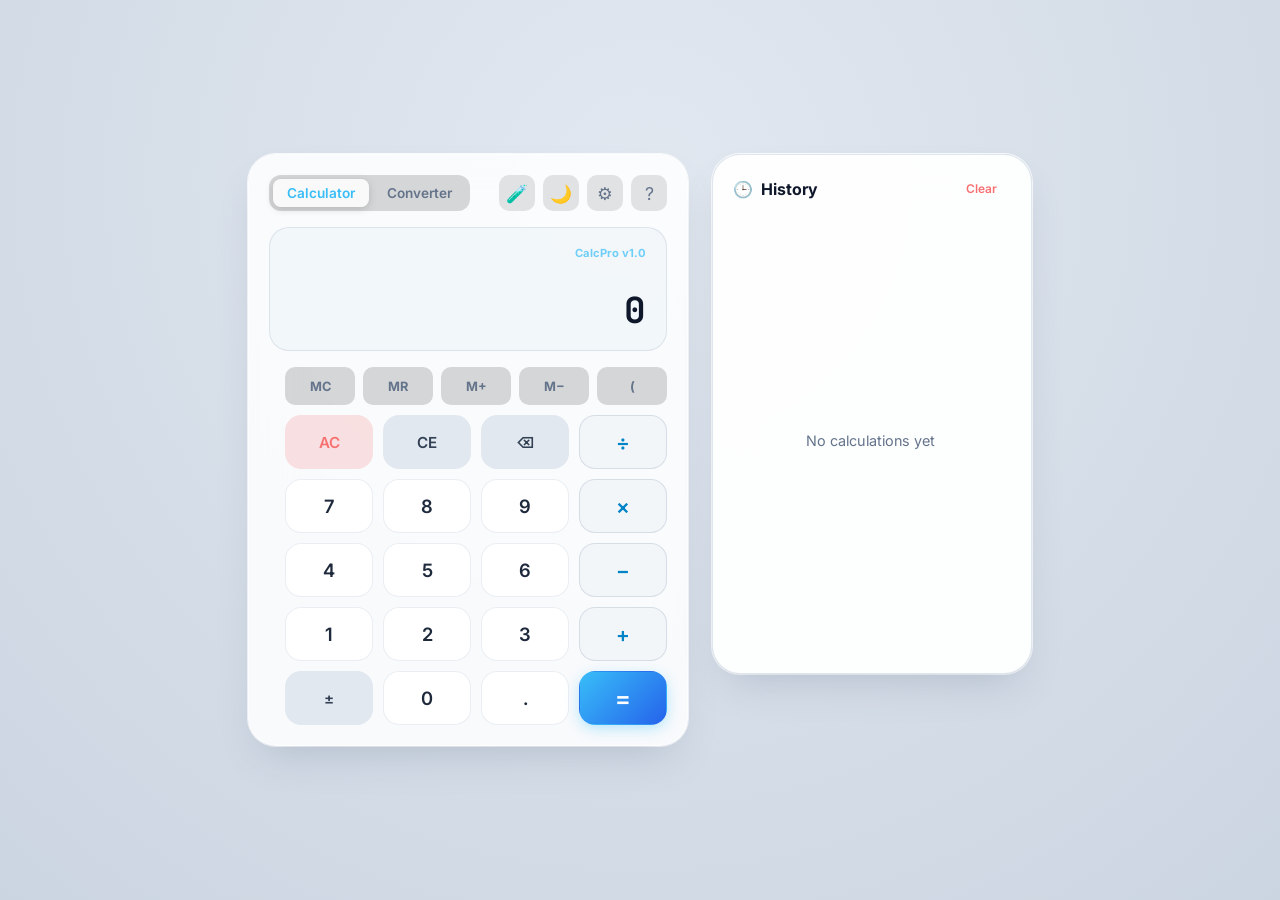
<file: task 2 -calc/index.html>
<!DOCTYPE html>
<html lang="en" data-theme="dark" data-accent="ocean">
<head>
  <meta charset="UTF-8">
  <meta name="viewport" content="width=device-width, initial-scale=1.0">
  <meta name="description" content="CalcPro — Production-grade Smart Calculator with Scientific Mode, Unit Converter, Calculation History, and Keyboard Support.">
  <meta name="theme-color" content="#0f172a">
  <title>CalcPro — Smart Calculator</title>
  
  <!-- Web App PWA Manifest -->
  <link rel="manifest" href="manifest.json">
  <link rel="icon" type="image/svg+xml" href="data:image/svg+xml,<svg xmlns='http://www.w3.org/2000/svg' viewBox='0 0 100 100'><rect width='100' height='100' rx='20' fill='%2338bdf8'/><text x='50' y='65' font-size='50' font-family='sans-serif' font-weight='bold' text-anchor='middle' fill='white'>%2B</text></svg>">

  <!-- Google Fonts -->
  <link rel="preconnect" href="https://fonts.googleapis.com">
  <link rel="preconnect" href="https://fonts.gstatic.com" crossorigin>
  <link href="https://fonts.googleapis.com/css2?family=Inter:wght@400;500;600;700&family=JetBrains+Mono:wght@500;700&display=swap" rel="stylesheet">

  <!-- Style -->
  <link rel="stylesheet" href="css/style.css">
</head>
<body>

  <div class="app-container">
    
    <!-- MAIN CALCULATOR CARD -->
    <main class="calc-card" id="calcCard" aria-label="Smart Calculator Application">
      
      <!-- HEADER CONTROLS -->
      <header class="header-bar">
        <nav class="nav-tabs" aria-label="Mode Navigation">
          <button class="tab-btn active" id="tabCalc" aria-selected="true">Calculator</button>
          <button class="tab-btn" id="tabConverter" aria-selected="false">Converter</button>
        </nav>

        <div class="header-actions">
          <button class="icon-btn" data-action="sci-toggle" title="Toggle Scientific Keypad" aria-label="Toggle Scientific Keypad">🧪</button>
          <button class="icon-btn" id="themeToggleBtn" title="Toggle Light/Dark Theme" aria-label="Toggle Light/Dark Theme">☀️</button>
          <button class="icon-btn" id="btnOpenSettings" title="Settings" aria-label="Open Settings">⚙</button>
          <button class="icon-btn" id="btnOpenHelp" title="Keyboard Shortcuts (?)" aria-label="Keyboard Shortcuts">?</button>
        </div>
      </header>

      <!-- DISPLAY SECTION -->
      <section class="display-container" id="displayContainer" title="Click to copy result" aria-live="polite">
        <div class="display-header-info">
          <div class="indicators">
            <span class="indicator-badge" id="memoryBadge" style="display: none;">M</span>
            <span class="indicator-badge bracket-badge" id="bracketBadge" style="display: none;">0 open</span>
          </div>
          <span style="font-size: 0.7rem; opacity: 0.7;">CalcPro v1.0</span>
        </div>
        <div class="expression-line" id="expressionLine"></div>
        <div class="main-result-line" id="mainResultLine">0</div>
      </section>

      <!-- CALCULATOR VIEW -->
      <div id="viewCalculator" class="calculator-body">

        <!-- SCIENTIFIC EXPANDABLE PANEL -->
        <div class="scientific-panel" id="scientificPanel" aria-label="Scientific Keypad">
          <button class="calc-btn btn-func" data-action="deg-rad" id="degRadToggle" title="Toggle Degree / Radian">DEG</button>
          <button class="calc-btn btn-func" data-val="sin(">sin</button>
          <button class="calc-btn btn-func" data-val="cos(">cos</button>
          <button class="calc-btn btn-func" data-val="tan(">tan</button>
          <button class="calc-btn btn-func" data-val="log(">log</button>
          <button class="calc-btn btn-func" data-val="ln(">ln</button>
          <button class="calc-btn btn-func" data-val="√(">√</button>
          <button class="calc-btn btn-func" data-action="sqr">x²</button>
          <button class="calc-btn btn-func" data-val="^">xʸ</button>
          <button class="calc-btn btn-func" data-val="π">π</button>
          <button class="calc-btn btn-func" data-val="e">e</button>
          <button class="calc-btn btn-func" data-val="!">n!</button>
          <button class="calc-btn btn-func" data-action="recip">1/x</button>
          <button class="calc-btn btn-func" data-val="(">(</button>
          <button class="calc-btn btn-func" data-val=")">)</button>
        </div>

        <!-- STANDARD KEYPAD -->
        <div class="standard-keypad">
          <!-- MEMORY ROW -->
          <div class="memory-row">
            <button class="calc-btn btn-mem" data-action="mc">MC</button>
            <button class="calc-btn btn-mem" data-action="mr">MR</button>
            <button class="calc-btn btn-mem" data-action="m-plus">M+</button>
            <button class="calc-btn btn-mem" data-action="m-minus">M−</button>
            <button class="calc-btn btn-mem" data-val="(">(</button>
          </div>

          <!-- MAIN GRID -->
          <div class="main-keypad">
            <button class="calc-btn btn-func btn-clear" data-action="clear-all">AC</button>
            <button class="calc-btn btn-func" data-action="clear-entry">CE</button>
            <button class="calc-btn btn-func" data-action="backspace">⌫</button>
            <button class="calc-btn btn-op" data-val="÷">÷</button>

            <button class="calc-btn btn-num" data-val="7">7</button>
            <button class="calc-btn btn-num" data-val="8">8</button>
            <button class="calc-btn btn-num" data-val="9">9</button>
            <button class="calc-btn btn-op" data-val="×">×</button>

            <button class="calc-btn btn-num" data-val="4">4</button>
            <button class="calc-btn btn-num" data-val="5">5</button>
            <button class="calc-btn btn-num" data-val="6">6</button>
            <button class="calc-btn btn-op" data-val="-">−</button>

            <button class="calc-btn btn-num" data-val="1">1</button>
            <button class="calc-btn btn-num" data-val="2">2</button>
            <button class="calc-btn btn-num" data-val="3">3</button>
            <button class="calc-btn btn-op" data-val="+">+</button>

            <button class="calc-btn btn-func" data-action="toggle-sign">±</button>
            <button class="calc-btn btn-num" data-val="0">0</button>
            <button class="calc-btn btn-num" data-val=".">.</button>
            <button class="calc-btn btn-equals" data-action="equals">=</button>
          </div>
        </div>

      </div>

      <!-- CONVERTER TAB VIEW -->
      <div id="viewConverter" class="converter-container">
        <div class="converter-group">
          <label class="converter-label" for="converterCategory">Category</label>
          <select id="converterCategory" class="converter-select"></select>
        </div>

        <div class="converter-group">
          <label class="converter-label" for="converterInputFrom">From</label>
          <input type="number" id="converterInputFrom" class="converter-input" value="1" placeholder="Enter value">
          <select id="converterFromUnit" class="converter-select" style="margin-top: 6px;"></select>
        </div>

        <button id="converterSwap" class="converter-swap-btn" title="Swap Units">⇅</button>

        <div class="converter-group">
          <label class="converter-label" for="converterInputTo">To (Result)</label>
          <input type="text" id="converterInputTo" class="converter-input" readonly placeholder="Result">
          <select id="converterToUnit" class="converter-select" style="margin-top: 6px;"></select>
        </div>
      </div>

    </main>

    <!-- CALCULATION HISTORY PANEL -->
    <aside class="history-panel" aria-label="Calculation History">
      <div class="history-header">
        <h2 class="history-title">
          <span>🕒</span> History
        </h2>
        <button class="tab-btn" id="btnClearHistory" style="font-size: 0.75rem; color: var(--btn-danger-text);">Clear</button>
      </div>
      <div class="history-list" id="historyList">
        <div class="history-empty">No calculations yet</div>
      </div>
    </aside>

  </div>

  <!-- SETTINGS MODAL -->
  <div class="modal-overlay" id="modalSettings">
    <div class="modal-card">
      <div class="modal-header">
        <h3 class="modal-title">Settings</h3>
        <button class="icon-btn modal-close">✕</button>
      </div>

      <div class="setting-row">
        <span class="setting-label">Accent Theme</span>
        <div class="accent-picker">
          <div class="accent-dot selected" data-accent="ocean" style="background: #38bdf8;" title="Ocean"></div>
          <div class="accent-dot" data-accent="sunset" style="background: #fb7185;" title="Sunset"></div>
          <div class="accent-dot" data-accent="forest" style="background: #34d399;" title="Forest"></div>
          <div class="accent-dot" data-accent="neon" style="background: #c084fc;" title="Neon"></div>
        </div>
      </div>

      <div class="setting-row">
        <span class="setting-label">Click Sound Effects</span>
        <input type="checkbox" id="toggleSound" checked>
      </div>

      <div class="setting-row">
        <span class="setting-label">Haptic Vibration (Mobile)</span>
        <input type="checkbox" id="toggleHaptic" checked>
      </div>
    </div>
  </div>

  <!-- HELP & SHORTCUTS MODAL -->
  <div class="modal-overlay" id="modalHelp">
    <div class="modal-card">
      <div class="modal-header">
        <h3 class="modal-title">Keyboard Shortcuts</h3>
        <button class="icon-btn modal-close">✕</button>
      </div>
      <div style="display: grid; grid-template-columns: 1fr 1fr; gap: 10px; font-size: 0.85rem;">
        <div><code>0 - 9</code> Number Keys</div>
        <div><code>+ - * /</code> Arithmetic</div>
        <div><code>Enter / =</code> Calculate</div>
        <div><code>Backspace</code> Delete Last</div>
        <div><code>Escape</code> Clear All (AC)</div>
        <div><code>( )</code> Parentheses</div>
        <div><code>^</code> Exponent (Power)</div>
        <div><code>!</code> Factorial</div>
        <div><code>Ctrl + Z</code> Undo</div>
        <div><code>Ctrl + Y</code> Redo</div>
        <div><code>?</code> Show Help</div>
      </div>
    </div>
  </div>

  <!-- TOAST NOTIFICATION -->
  <div class="toast-notification" id="toast">
    <span>📋</span> <span class="toast-msg">Copied to clipboard</span>
  </div>

  <!-- APPLICATION SCRIPTS -->
  <script src="js/calculator.js"></script>
  <script src="js/storage.js"></script>
  <script src="js/converter.js"></script>
  <script src="js/tests.js"></script>
  <script src="js/ui.js"></script>

  <!-- PWA SERVICE WORKER REGISTRATION & UNIT TEST INITIALIZER -->
  <script>
    // Run automated unit test suite
    if (typeof CalcProTests !== 'undefined') {
      CalcProTests.runTests();
    }

    // Register Service Worker for Offline PWA support
    if ('serviceWorker' in navigator) {
      window.addEventListener('load', () => {
        navigator.serviceWorker.register('./sw.js')
          .then(reg => console.log('PWA Service Worker registered:', reg.scope))
          .catch(err => console.warn('PWA Service Worker registration failed:', err));
      });
    }
  </script>
</body>
</html>
</file>
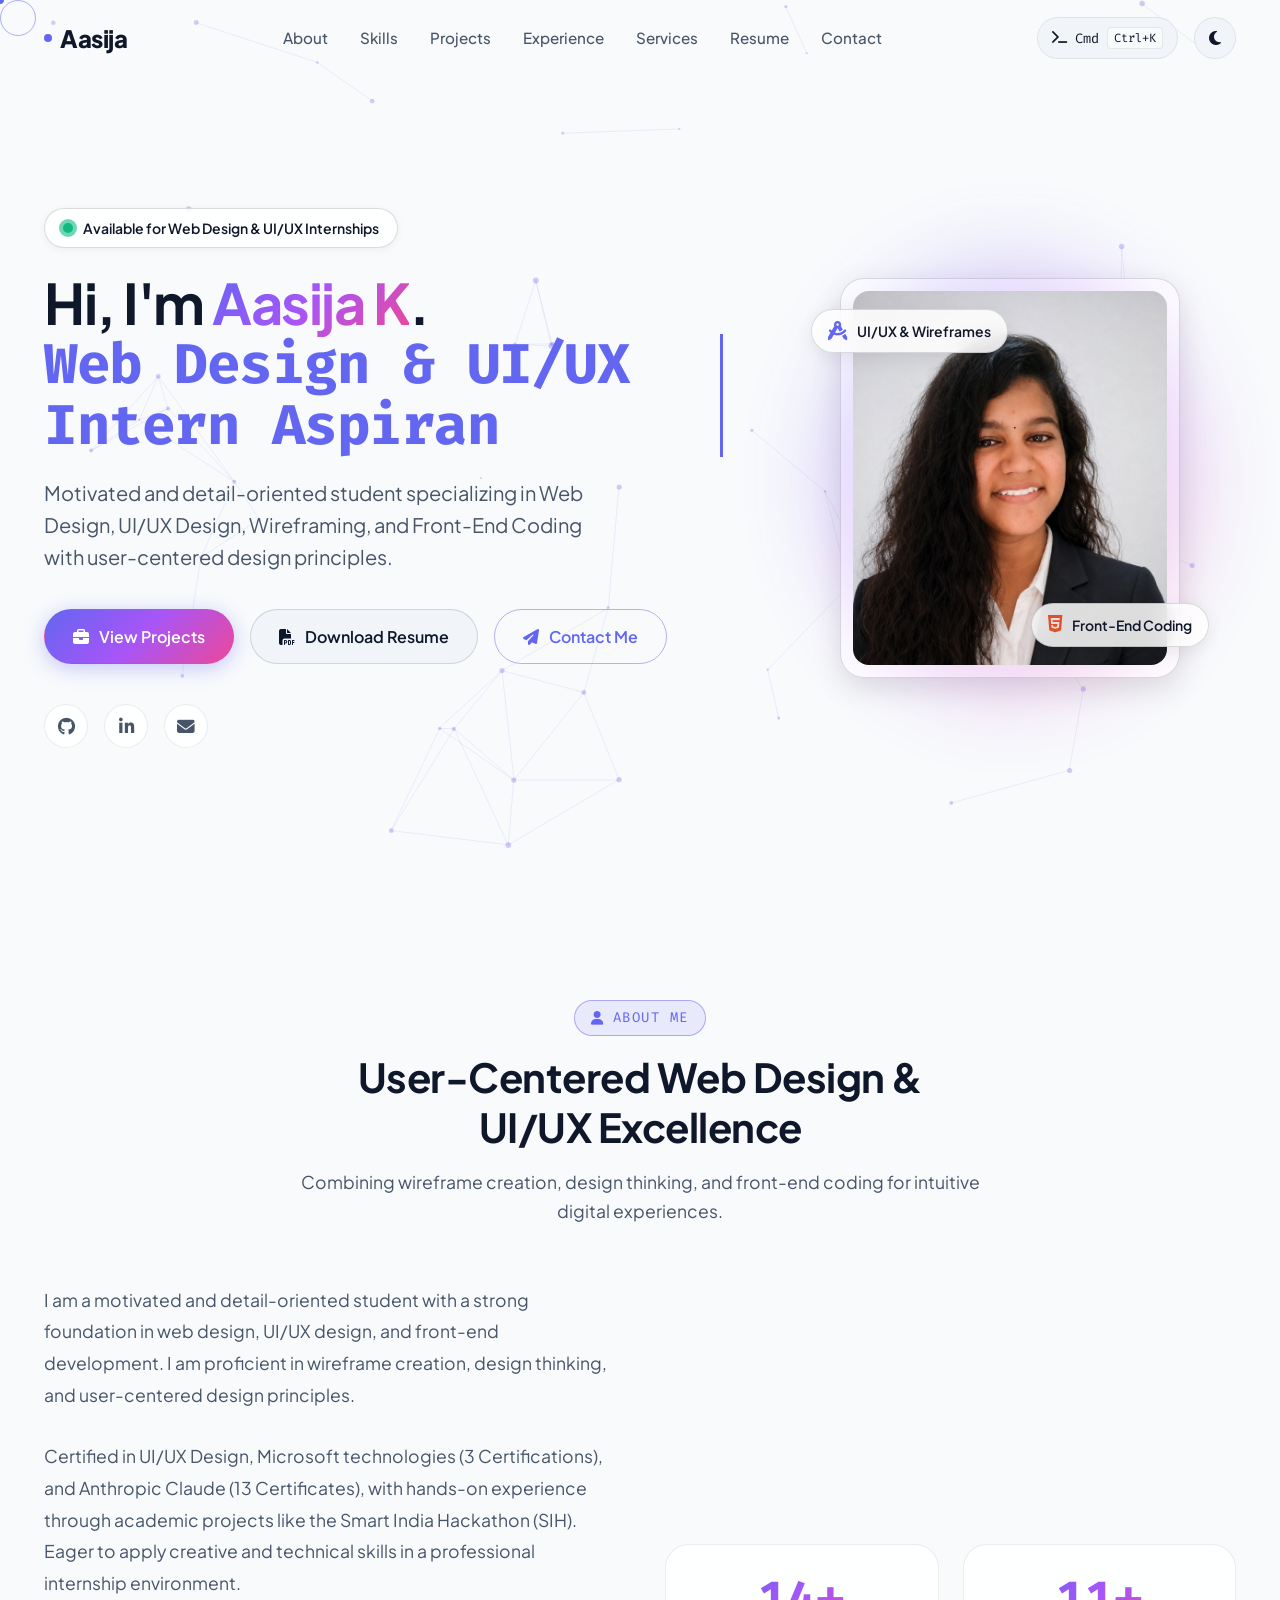
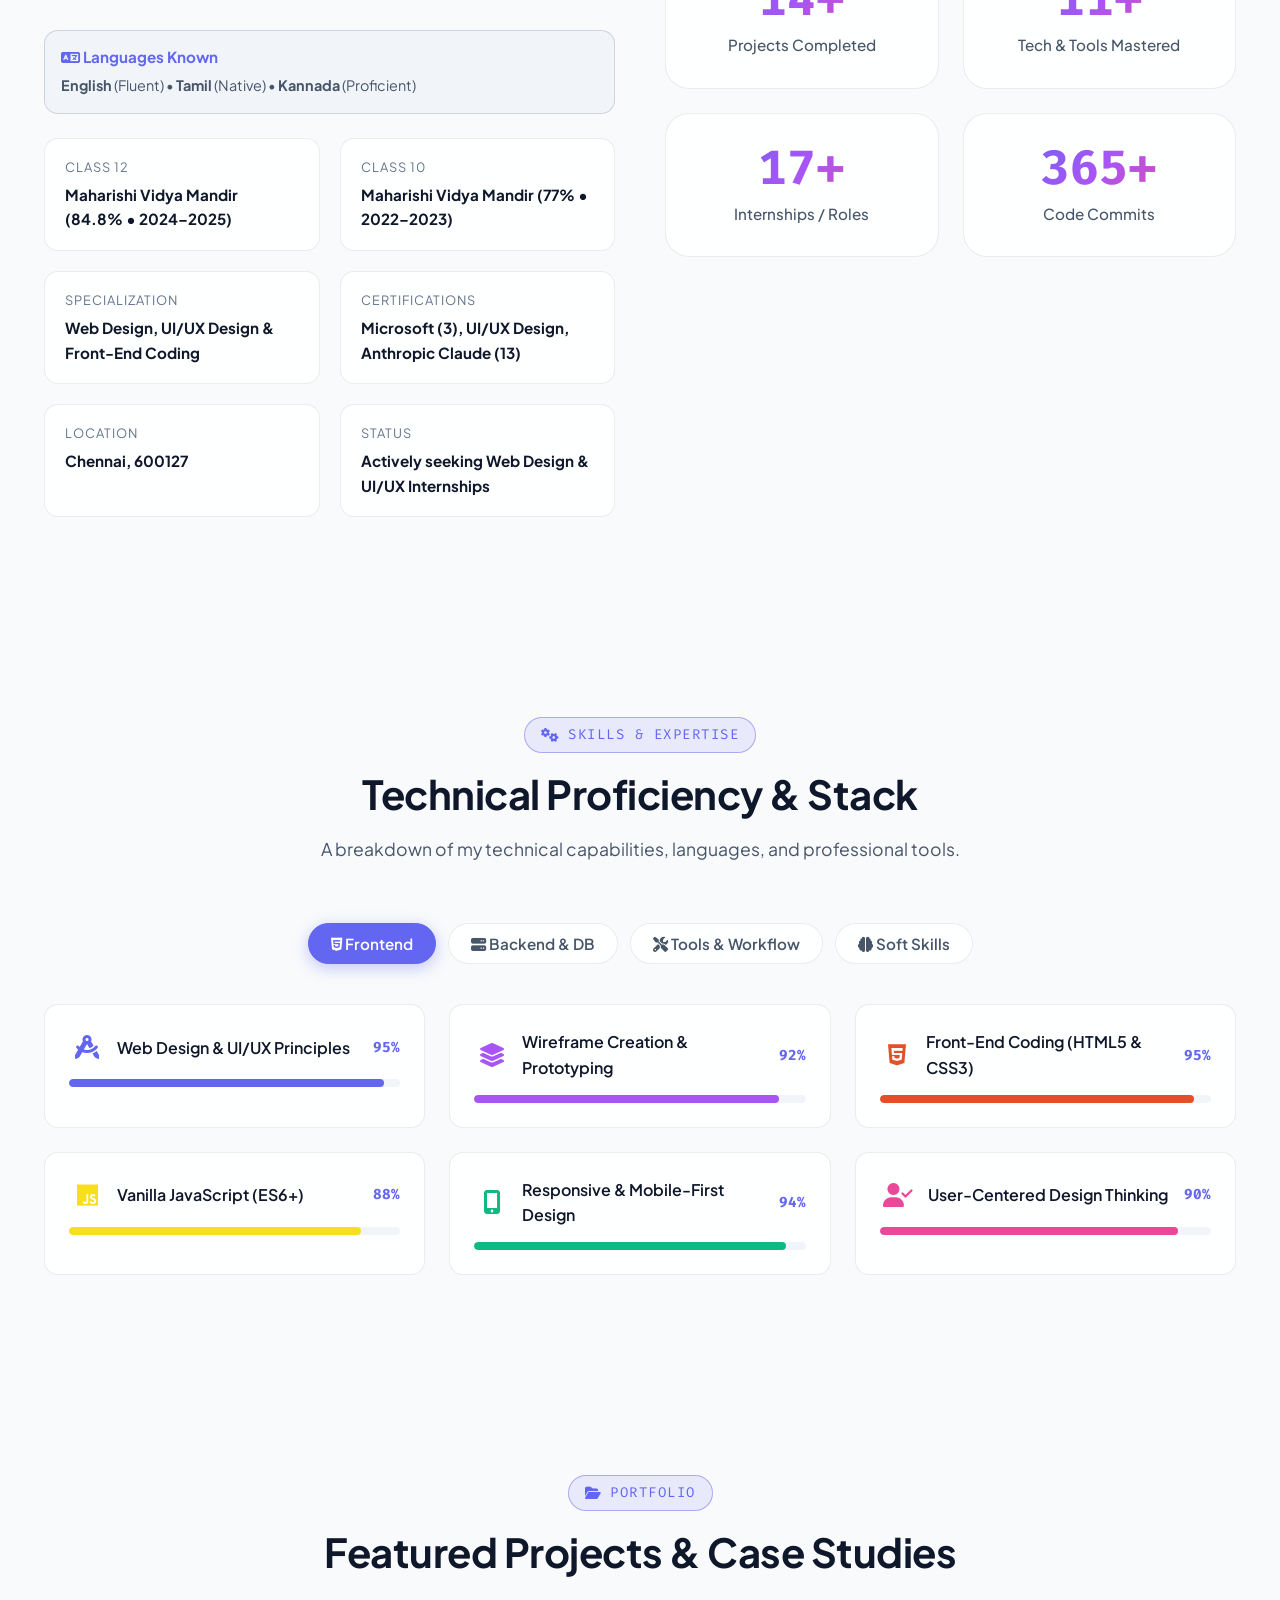
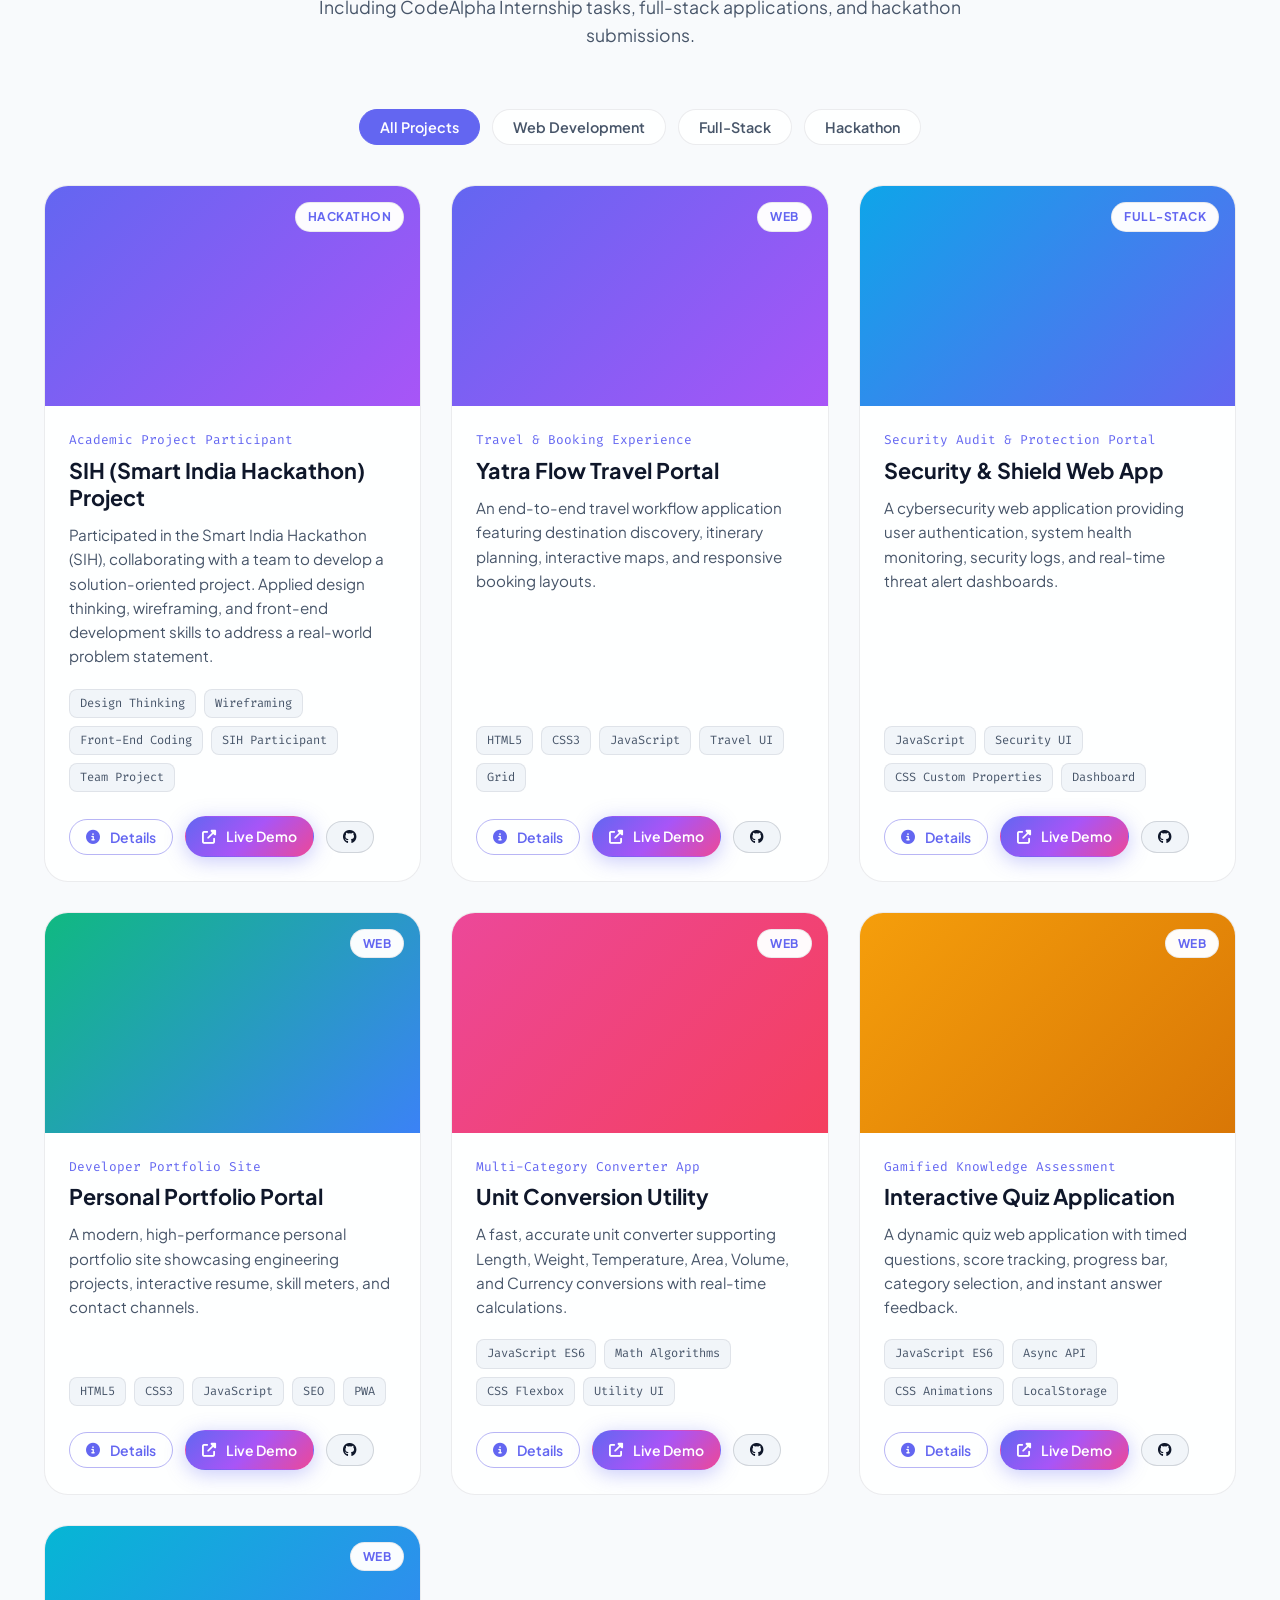
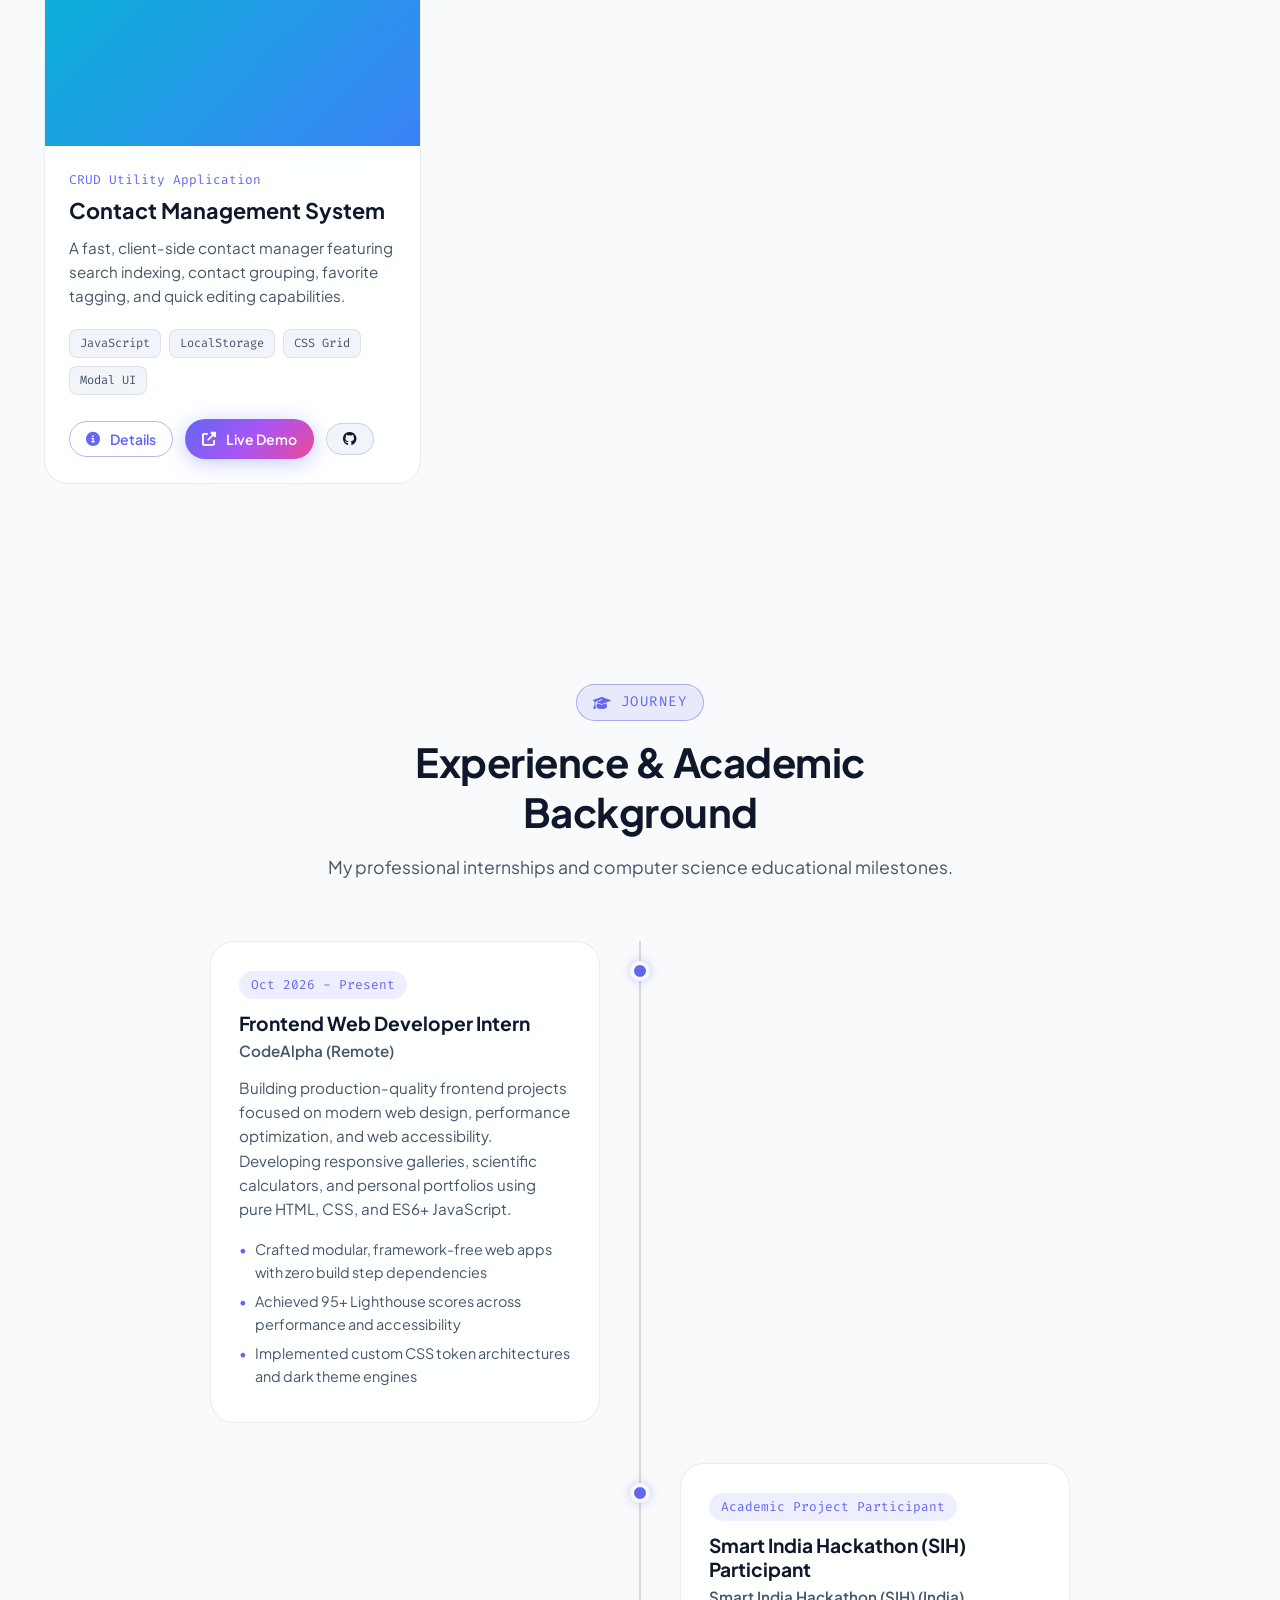
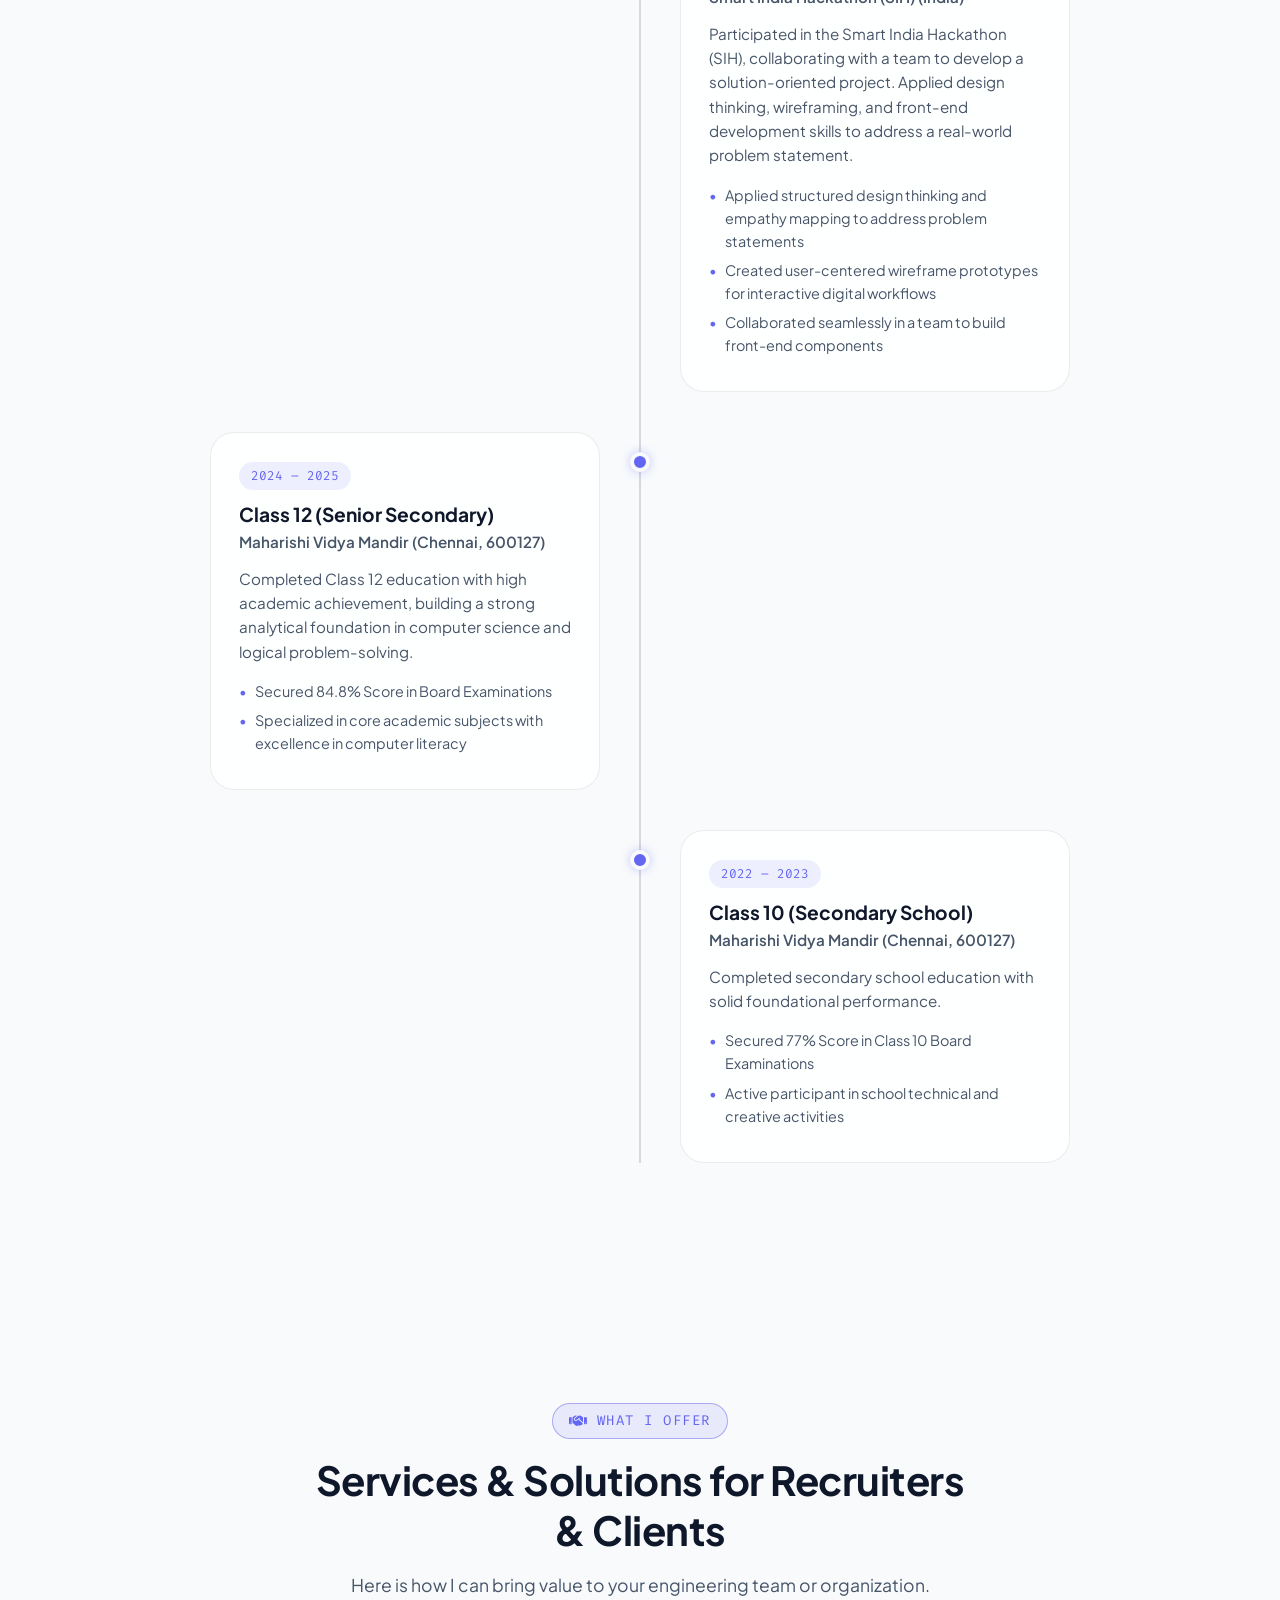
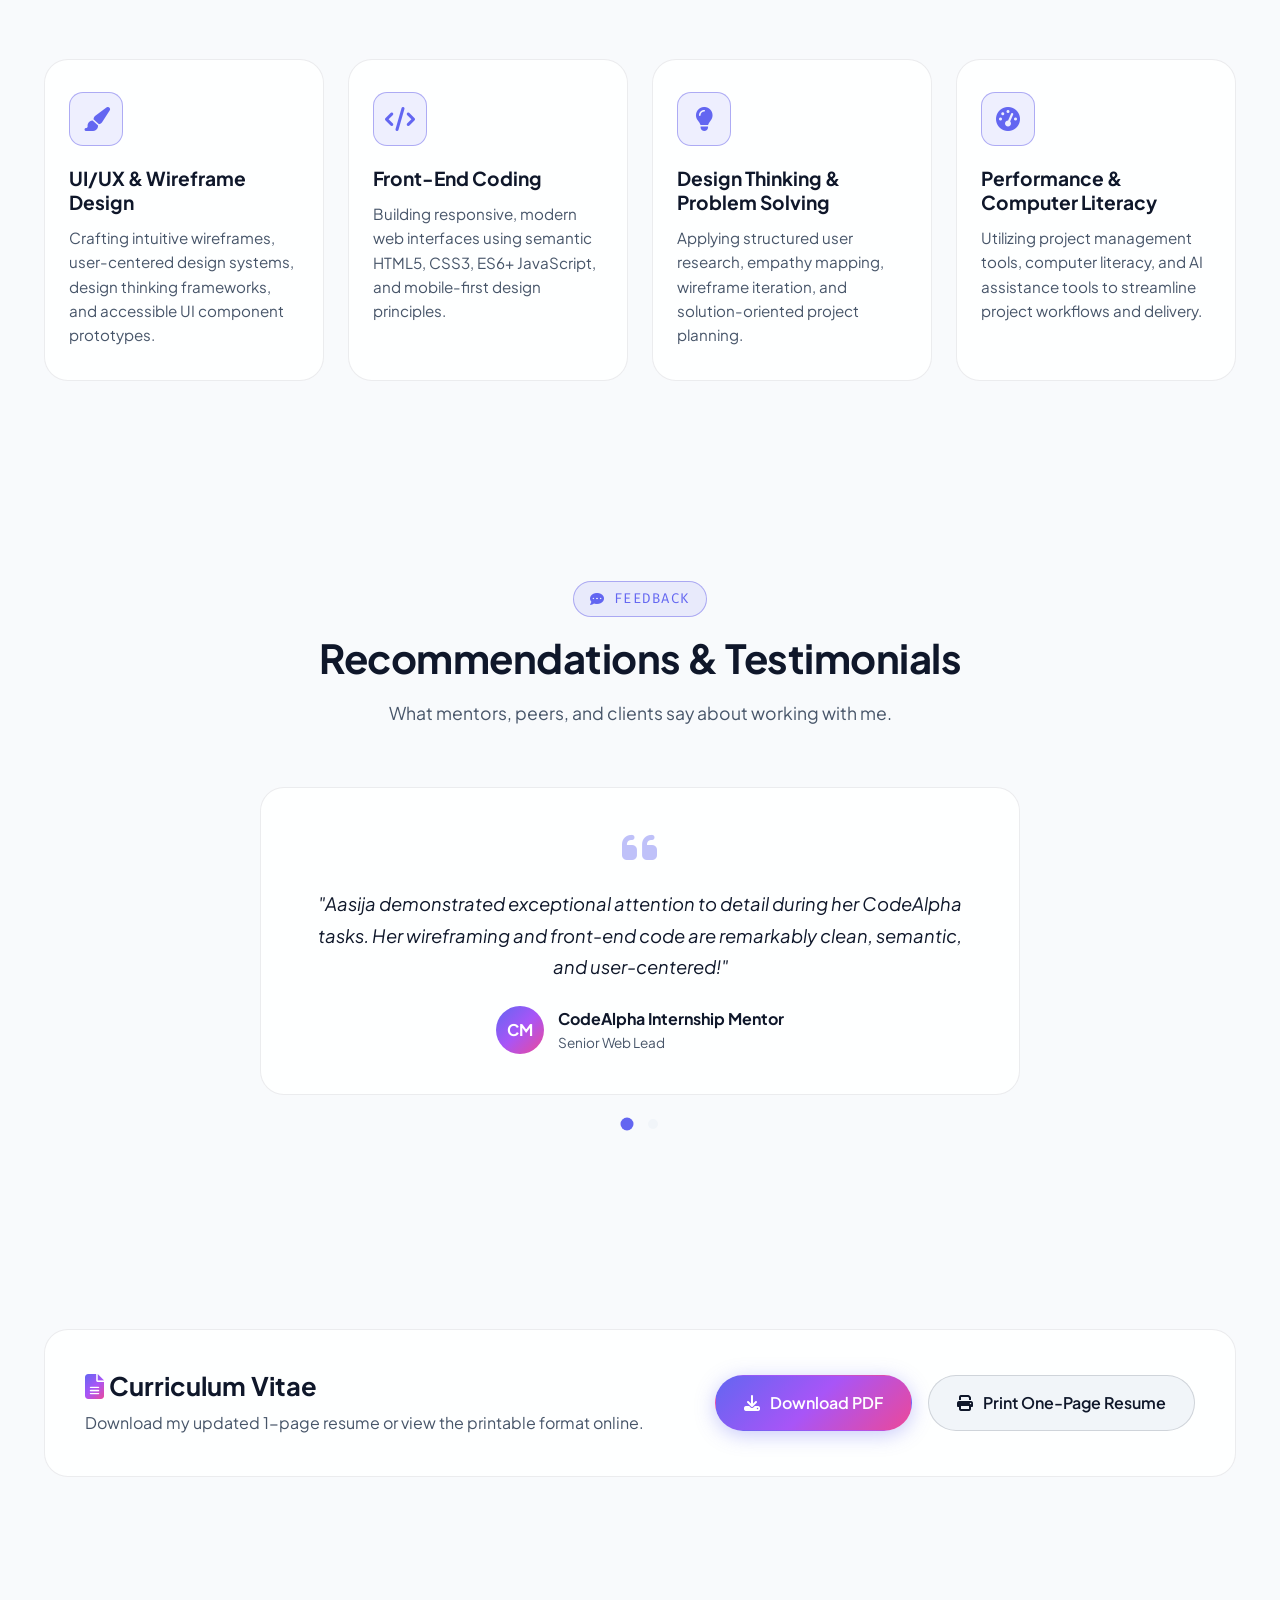
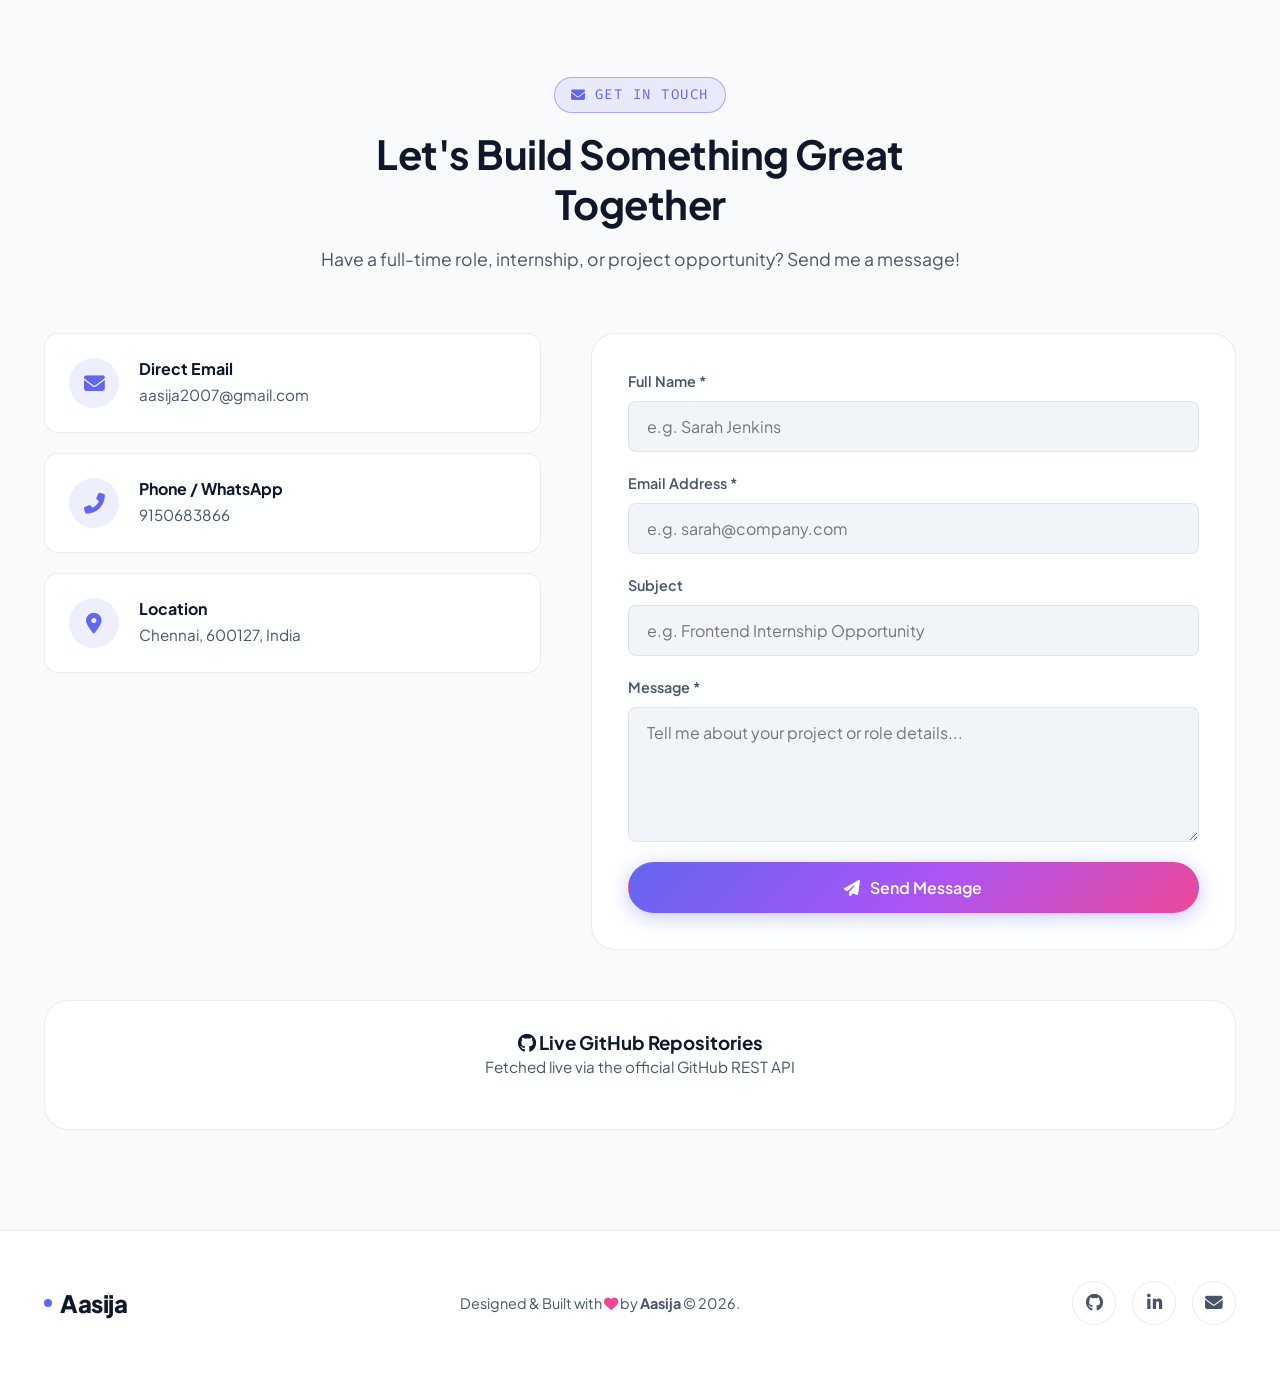
<file: task 3 -portfolio/index.html>
<!DOCTYPE html>
<html lang="en" data-theme="dark">
<head>
  <meta charset="UTF-8">
  <meta name="viewport" content="width=device-width, initial-scale=1.0">
  
  <!-- Primary Meta Tags -->
  <title>Aasija | Computer Science Student & Frontend Engineer Portfolio</title>
  <meta name="title" content="Aasija | Computer Science Student & Frontend Engineer Portfolio">
  <meta name="description" content="Personal portfolio of Aasija, a final-year Computer Science & Engineering student specializing in Frontend Engineering, UI/UX Design, and modern web application development. Available for hire and internships.">
  <meta name="keywords" content="Aasija, Frontend Developer, UI Engineer, Computer Science Student, Web Developer Portfolio, CodeAlpha Internship, HTML5, CSS3, JavaScript, React, Web Accessibility">
  <meta name="author" content="Aasija">
  <meta name="robots" content="index, follow">

  <!-- Open Graph / Facebook Meta Tags -->
  <meta property="og:type" content="website">
  <meta property="og:url" content="https://aasija2007.github.io/portfolio/">
  <meta property="og:title" content="Aasija | Computer Science Student & Frontend Engineer">
  <meta property="og:description" content="Explore Aasija's personal portfolio featuring responsive web projects, UI design systems, CodeAlpha tasks, and engineering achievements. Available for hire.">
  <meta property="og:image" content="https://aasija2007.github.io/portfolio/assets/profile.jpg">

  <!-- Twitter Meta Tags -->
  <meta property="twitter:card" content="summary_large_image">
  <meta property="twitter:url" content="https://aasija2007.github.io/portfolio/">
  <meta property="twitter:title" content="Aasija | Computer Science Student & Frontend Engineer">
  <meta property="twitter:description" content="Explore Aasija's personal portfolio featuring responsive web projects, UI design systems, CodeAlpha tasks, and engineering achievements. Available for hire.">
  <meta property="twitter:image" content="https://aasija2007.github.io/portfolio/assets/profile.jpg">

  <!-- Web App Manifest & Favicon -->
  <link rel="manifest" href="manifest.json">
  <meta name="theme-color" content="#6366f1">
  <link rel="icon" type="image/svg+xml" href="data:image/svg+xml,<svg xmlns=%22http://www.w3.org/2000/svg%22 viewBox=%220 0 100 100%22><text y=%22.9em%22 font-size=%2290%22>⚡</text></svg>">

  <!-- Preconnect & Fonts -->
  <link rel="preconnect" href="https://fonts.googleapis.com">
  <link rel="preconnect" href="https://fonts.gstatic.com" crossorigin>
  <link href="https://fonts.googleapis.com/css2?family=Fira+Code:wght@400;600;700&family=Plus+Jakarta+Sans:wght@400;500;600;700;800&display=swap" rel="stylesheet">
  
  <!-- Font Awesome Icons -->
  <link rel="stylesheet" href="https://cdnjs.cloudflare.com/ajax/libs/font-awesome/6.4.0/css/all.min.css" integrity="sha512-iecdLmaskl7CVkqkXNQ/ZH/XLlvWZOJyj7Yy7tcenmpD1ypASozpmT/E0iPtmFIB46ZmdtAc9eNBvH0H/ZpiBw==" crossorigin="anonymous" referrerpolicy="no-referrer" />

  <!-- Main Stylesheet -->
  <link rel="stylesheet" href="css/style.css">

  <!-- JSON-LD Person Schema for SEO -->
  <script type="application/ld+json">
  {
    "@context": "https://schema.org",
    "@type": "Person",
    "name": "Aasija",
    "jobTitle": "Frontend Developer & Computer Science Student",
    "url": "https://aasija2007.github.io/portfolio/",
    "sameAs": [
      "https://github.com/aasija2007",
      "https://www.linkedin.com/in/aasija-k-9b5b05386/"
    ],
    "knowsAbout": ["Frontend Development", "JavaScript", "HTML5", "CSS3", "UI/UX Engineering", "Web Performance"]
  }
  </script>
</head>
<body>

  <!-- Accessibility Skip Link -->
  <a href="#main-content" class="skip-link">Skip to main content</a>

  <!-- Custom Pointer Cursor (Desktop Only) -->
  <div class="custom-cursor-dot" aria-hidden="true"></div>
  <div class="custom-cursor-ring" aria-hidden="true"></div>

  <!-- Page Preloader -->
  <div id="preloader" aria-label="Loading Page">
    <div class="loader-logo">AASIJA <span class="text-gradient">// DEV</span></div>
    <div class="loader-bar">
      <div class="loader-progress"></div>
    </div>
  </div>

  <!-- Top Scroll Progress Bar -->
  <div class="scroll-progress-container" aria-hidden="true">
    <div class="scroll-progress-bar" id="scroll-progress-bar"></div>
  </div>

  <!-- Navigation Bar -->
  <header class="navbar" id="navbar">
    <div class="container navbar-container">
      <a href="#hero" class="nav-brand" aria-label="Aasija Home">
        <span class="nav-brand-dot"></span>
        <span>Aasija</span>
      </a>

      <nav aria-label="Main Navigation">
        <ul class="nav-links">
          <li><a href="#about" class="nav-link">About</a></li>
          <li><a href="#skills" class="nav-link">Skills</a></li>
          <li><a href="#projects" class="nav-link">Projects</a></li>
          <li><a href="#experience" class="nav-link">Experience</a></li>
          <li><a href="#services" class="nav-link">Services</a></li>
          <li><a href="#resume" class="nav-link">Resume</a></li>
          <li><a href="#contact" class="nav-link">Contact</a></li>
        </ul>
      </nav>

      <div class="nav-actions">
        <button class="cmd-palette-btn" id="cmd-palette-btn" aria-label="Open Command Palette (Ctrl+K)">
          <i class="fas fa-terminal"></i>
          <span>Cmd</span>
          <span class="cmd-key-badge">Ctrl+K</span>
        </button>

        <button class="theme-toggle-btn" id="theme-toggle-btn" aria-label="Toggle Theme">
          <i class="fas fa-sun"></i>
        </button>

        <button class="hamburger" id="hamburger-btn" aria-label="Toggle Menu" aria-expanded="false">
          <span class="hamburger-box">
            <span class="hamburger-inner"></span>
          </span>
        </button>
      </div>
    </div>
  </header>

  <!-- Mobile Drawer Menu -->
  <div class="mobile-nav-backdrop" id="mobile-backdrop"></div>
  <aside class="mobile-nav-drawer" id="mobile-drawer" aria-label="Mobile Navigation">
    <ul class="mobile-nav-links">
      <li><a href="#hero" class="mobile-nav-link">Home</a></li>
      <li><a href="#about" class="mobile-nav-link">About</a></li>
      <li><a href="#skills" class="mobile-nav-link">Skills</a></li>
      <li><a href="#projects" class="mobile-nav-link">Projects</a></li>
      <li><a href="#experience" class="mobile-nav-link">Experience</a></li>
      <li><a href="#services" class="mobile-nav-link">Services</a></li>
      <li><a href="#resume" class="mobile-nav-link">Resume</a></li>
      <li><a href="#contact" class="mobile-nav-link">Contact</a></li>
    </ul>
    <div style="font-size: 0.85rem; color: var(--text-muted); text-align: center;">
      © 2026 Aasija. Built with HTML, CSS & Vanilla JS.
    </div>
  </aside>

  <!-- Main Content Area -->
  <main id="main-content">

    <!-- 1. HERO SECTION -->
    <section class="hero" id="hero">
      <canvas id="hero-canvas"></canvas>
      <div class="container">
        <div class="hero-grid">
          <div class="hero-text-content">
            <div class="hero-badge">
              <span class="pulsing-dot"></span>
              <span>Available for Web Design & UI/UX Internships</span>
            </div>
            
            <h1 class="hero-title">
              Hi, I'm <span class="text-gradient">Aasija K</span>.<br>
              <span class="hero-typing-wrapper" id="typing-role">Web Design & UI/UX Intern Aspirant</span>
            </h1>

            <p class="hero-subtitle">
              Motivated and detail-oriented student specializing in Web Design, UI/UX Design, Wireframing, and Front-End Coding with user-centered design principles.
            </p>

            <div class="hero-ctas">
              <a href="#projects" class="btn btn-primary">
                <i class="fas fa-briefcase"></i> View Projects
              </a>
              <a href="#resume" class="btn btn-secondary" id="download-resume-btn">
                <i class="fas fa-file-pdf"></i> Download Resume
              </a>
              <a href="#contact" class="btn btn-outline">
                <i class="fas fa-paper-plane"></i> Contact Me
              </a>
            </div>

            <div class="hero-socials">
              <a href="https://github.com/aasija2007" target="_blank" rel="noopener noreferrer" class="social-icon-btn" aria-label="GitHub Profile">
                <i class="fab fa-github"></i>
              </a>
              <a href="https://www.linkedin.com/in/aasija-k-9b5b05386/" target="_blank" rel="noopener noreferrer" class="social-icon-btn" aria-label="LinkedIn Profile">
                <i class="fab fa-linkedin-in"></i>
              </a>
              <a href="mailto:aasija2007@gmail.com" class="social-icon-btn" aria-label="Email Aasija">
                <i class="fas fa-envelope"></i>
              </a>
            </div>
          </div>

          <!-- Hero Visual / Profile Image Frame -->
          <div class="hero-visual">
            <div class="profile-card-wrapper">
              <div class="profile-glow-ring"></div>
              <div class="profile-card-inner">
                <!-- Professional Profile Picture -->
                <img src="assets/profile.jpg" alt="Aasija - Professional Profile Picture" class="profile-avatar-img">
              </div>

              <!-- Floating Tech Badges -->
              <div class="floating-badge floating-badge-1">
                <i class="fas fa-drafting-compass" style="color: #6366f1; font-size: 1.2rem;"></i>
                <span>UI/UX & Wireframes</span>
              </div>
              <div class="floating-badge floating-badge-2">
                <i class="fab fa-html5" style="color: #e34f26; font-size: 1.2rem;"></i>
                <span>Front-End Coding</span>
              </div>
            </div>
          </div>
        </div>
      </div>
    </section>

    <!-- 2. ABOUT SECTION -->
    <section class="section" id="about">
      <div class="container">
        <div class="section-header">
          <span class="section-tag"><i class="fas fa-user"></i> About Me</span>
          <h2 class="section-title">User-Centered Web Design & UI/UX Excellence</h2>
          <p class="section-description">Combining wireframe creation, design thinking, and front-end coding for intuitive digital experiences.</p>
        </div>

        <div class="about-grid">
          <div class="about-text-column">
            <p class="about-bio">
              I am a motivated and detail-oriented student with a strong foundation in web design, UI/UX design, and front-end development. I am proficient in wireframe creation, design thinking, and user-centered design principles.
            </p>
            <p class="about-bio">
              Certified in UI/UX Design, Microsoft technologies (3 Certifications), and Anthropic Claude (13 Certificates), with hands-on experience through academic projects like the Smart India Hackathon (SIH). Eager to apply creative and technical skills in a professional internship environment.
            </p>
            
            <div style="margin-top: 16px; margin-bottom: 24px; padding: 16px; background: var(--bg-tertiary); border-radius: var(--radius-md); border: 1px solid var(--border-medium);">
              <h4 style="margin-bottom: 8px; font-size: 0.95rem; color: var(--accent-primary);"><i class="fas fa-language"></i> Languages Known</h4>
              <p style="font-size: 0.9rem; color: var(--text-secondary); margin: 0;">
                <strong>English</strong> (Fluent) • <strong>Tamil</strong> (Native) • <strong>Kannada</strong> (Proficient)
              </p>
            </div>

            <div class="quick-facts-grid" id="quick-facts-container">
              <!-- Dynamically rendered via data.js -->
            </div>
          </div>

          <div class="stats-grid">
            <div class="stat-card">
              <div class="stat-number" id="stat-projects">0</div>
              <div class="stat-label">Projects Completed</div>
            </div>
            <div class="stat-card">
              <div class="stat-number" id="stat-tech">0</div>
              <div class="stat-label">Tech & Tools Mastered</div>
            </div>
            <div class="stat-card">
              <div class="stat-number" id="stat-internships">0</div>
              <div class="stat-label">Internships / Roles</div>
            </div>
            <div class="stat-card">
              <div class="stat-number" id="stat-commits">0</div>
              <div class="stat-label">Code Commits</div>
            </div>
          </div>
        </div>
      </div>
    </section>

    <!-- 3. SKILLS SECTION -->
    <section class="section" id="skills">
      <div class="container">
        <div class="section-header">
          <span class="section-tag"><i class="fas fa-cogs"></i> Skills & Expertise</span>
          <h2 class="section-title">Technical Proficiency & Stack</h2>
          <p class="section-description">A breakdown of my technical capabilities, languages, and professional tools.</p>
        </div>

        <div class="skills-tab-nav">
          <button class="tab-btn active" data-category="frontend"><i class="fab fa-html5"></i> Frontend</button>
          <button class="tab-btn" data-category="backend"><i class="fas fa-server"></i> Backend & DB</button>
          <button class="tab-btn" data-category="tools"><i class="fas fa-tools"></i> Tools & Workflow</button>
          <button class="tab-btn" data-category="softSkills"><i class="fas fa-brain"></i> Soft Skills</button>
        </div>

        <div class="skills-grid" id="skills-container">
          <!-- Rendered dynamically from data.js -->
        </div>
      </div>
    </section>

    <!-- 4. PROJECTS SECTION -->
    <section class="section" id="projects">
      <div class="container">
        <div class="section-header">
          <span class="section-tag"><i class="fas fa-folder-open"></i> Portfolio</span>
          <h2 class="section-title">Featured Projects & Case Studies</h2>
          <p class="section-description">Including CodeAlpha Internship tasks, full-stack applications, and hackathon submissions.</p>
        </div>

        <div class="projects-filter-nav">
          <button class="filter-btn active" data-filter="all">All Projects</button>
          <button class="filter-btn" data-filter="web">Web Development</button>
          <button class="filter-btn" data-filter="full-stack">Full-Stack</button>
          <button class="filter-btn" data-filter="hackathon">Hackathon</button>
        </div>

        <div class="projects-grid" id="projects-container">
          <!-- Rendered dynamically from data.js -->
        </div>
      </div>
    </section>

    <!-- 5. EXPERIENCE & EDUCATION TIMELINE -->
    <section class="section" id="experience">
      <div class="container">
        <div class="section-header">
          <span class="section-tag"><i class="fas fa-graduation-cap"></i> Journey</span>
          <h2 class="section-title">Experience & Academic Background</h2>
          <p class="section-description">My professional internships and computer science educational milestones.</p>
        </div>

        <div class="timeline-container" id="timeline-container">
          <!-- Rendered dynamically from data.js -->
        </div>
      </div>
    </section>

    <!-- 6. SERVICES SECTION -->
    <section class="section" id="services">
      <div class="container">
        <div class="section-header">
          <span class="section-tag"><i class="fas fa-handshake"></i> What I Offer</span>
          <h2 class="section-title">Services & Solutions for Recruiters & Clients</h2>
          <p class="section-description">Here is how I can bring value to your engineering team or organization.</p>
        </div>

        <div class="services-grid" id="services-container">
          <!-- Rendered dynamically from data.js -->
        </div>
      </div>
    </section>

    <!-- 7. TESTIMONIALS CAROUSEL -->
    <section class="section">
      <div class="container">
        <div class="section-header">
          <span class="section-tag"><i class="fas fa-comment-dots"></i> Feedback</span>
          <h2 class="section-title">Recommendations & Testimonials</h2>
          <p class="section-description">What mentors, peers, and clients say about working with me.</p>
        </div>

        <div class="testimonials-carousel">
          <div id="testimonials-container">
            <!-- Rendered dynamically from data.js -->
          </div>
          <div class="carousel-controls" id="testimonial-dots">
            <!-- Dots rendered dynamically -->
          </div>
        </div>
      </div>
    </section>

    <!-- 8. RESUME SECTION -->
    <section class="section" id="resume">
      <div class="container">
        <div class="resume-box">
          <div class="resume-info">
            <h3><i class="fas fa-file-alt text-gradient"></i> Curriculum Vitae</h3>
            <p>Download my updated 1-page resume or view the printable format online.</p>
          </div>
          <div class="resume-actions">
            <a href="assets/Aasija_Resume.pdf" download="Aasija_Frontend_Developer_Resume.pdf" class="btn btn-primary">
              <i class="fas fa-download"></i> Download PDF
            </a>
            <button onclick="window.print()" class="btn btn-secondary">
              <i class="fas fa-print"></i> Print One-Page Resume
            </button>
          </div>
        </div>
      </div>
    </section>

    <!-- 9. CONTACT SECTION -->
    <section class="section" id="contact">
      <div class="container">
        <div class="section-header">
          <span class="section-tag"><i class="fas fa-envelope"></i> Get In Touch</span>
          <h2 class="section-title">Let's Build Something Great Together</h2>
          <p class="section-description">Have a full-time role, internship, or project opportunity? Send me a message!</p>
        </div>

        <div class="contact-grid">
          <div class="contact-info-cards">
            <div class="contact-card">
              <div class="contact-icon"><i class="fas fa-envelope"></i></div>
              <div class="contact-details">
                <h4>Direct Email</h4>
                <p id="contact-email-text">aasija2007@gmail.com</p>
              </div>
            </div>

            <div class="contact-card">
              <div class="contact-icon"><i class="fas fa-phone-alt"></i></div>
              <div class="contact-details">
                <h4>Phone / WhatsApp</h4>
                <p id="contact-phone-text">+91 9150683866</p>
              </div>
            </div>

            <div class="contact-card">
              <div class="contact-icon"><i class="fas fa-map-marker-alt"></i></div>
              <div class="contact-details">
                <h4>Location</h4>
                <p id="contact-location-text">India (Open to Remote)</p>
              </div>
            </div>
          </div>

          <div class="contact-form-wrapper">
            <form class="contact-form" id="contact-form" novalidate>
              <div class="form-alert" id="form-alert"></div>

              <div class="form-group">
                <label for="contact-name" class="form-label">Full Name *</label>
                <input type="text" id="contact-name" class="form-control" placeholder="e.g. Sarah Jenkins" required>
                <span class="form-error-text">Please enter your full name.</span>
              </div>

              <div class="form-group">
                <label for="contact-email" class="form-label">Email Address *</label>
                <input type="email" id="contact-email" class="form-control" placeholder="e.g. sarah@company.com" required>
                <span class="form-error-text">Please enter a valid email address.</span>
              </div>

              <div class="form-group">
                <label for="contact-subject" class="form-label">Subject</label>
                <input type="text" id="contact-subject" class="form-control" placeholder="e.g. Frontend Internship Opportunity">
              </div>

              <div class="form-group">
                <label for="contact-message" class="form-label">Message *</label>
                <textarea id="contact-message" rows="5" class="form-control" placeholder="Tell me about your project or role details..." required></textarea>
                <span class="form-error-text">Message must be at least 10 characters long.</span>
              </div>

              <button type="submit" class="btn btn-primary" style="width: 100%;">
                <i class="fas fa-paper-plane"></i> Send Message
              </button>
            </form>
          </div>
        </div>

        <!-- GitHub Live Repos Showcase -->
        <div class="github-stats-container">
          <h3><i class="fab fa-github"></i> Live GitHub Repositories</h3>
          <p style="color: var(--text-secondary); font-size: 0.95rem;">Fetched live via the official GitHub REST API</p>
          <div class="github-repos-grid" id="github-repos-grid">
            <!-- Rendered dynamically -->
          </div>
        </div>
      </div>
    </section>

  </main>

  <!-- FOOTER -->
  <footer class="footer">
    <div class="container">
      <div class="footer-grid">
        <a href="#hero" class="nav-brand">
          <span class="nav-brand-dot"></span>
          <span>Aasija</span>
        </a>

        <div class="footer-copy">
          Designed & Built with <i class="fas fa-heart" style="color: var(--accent-tertiary);"></i> by <strong>Aasija</strong> © 2026.
        </div>

        <div class="hero-socials">
          <a href="https://github.com/aasija2007" target="_blank" rel="noopener noreferrer" class="social-icon-btn" aria-label="GitHub">
            <i class="fab fa-github"></i>
          </a>
          <a href="https://www.linkedin.com/in/aasija-k-9b5b05386/" target="_blank" rel="noopener noreferrer" class="social-icon-btn" aria-label="LinkedIn">
            <i class="fab fa-linkedin-in"></i>
          </a>
          <a href="mailto:aasija2007@gmail.com" class="social-icon-btn" aria-label="Email">
            <i class="fas fa-envelope"></i>
          </a>
        </div>
      </div>
    </div>
  </footer>

  <!-- Back To Top Floating Button -->
  <button class="back-to-top-btn" id="back-to-top-btn" aria-label="Back to top">
    <i class="fas fa-arrow-up"></i>
  </button>

  <!-- Project Details Modal Overlay -->
  <div class="modal-overlay" id="project-modal" aria-hidden="true" role="dialog" aria-labelledby="modal-project-title">
    <div class="modal-container">
      <div class="modal-header">
        <h3 class="modal-title" id="modal-project-title">Project Details</h3>
        <button class="modal-close-btn" id="modal-close-btn" aria-label="Close modal">
          <i class="fas fa-times"></i>
        </button>
      </div>
      <div class="modal-body" id="modal-project-body">
        <!-- Rendered dynamically -->
      </div>
    </div>
  </div>

  <!-- Command Palette Modal Overlay -->
  <div class="modal-overlay" id="cmd-palette-modal" aria-hidden="true" role="dialog" aria-label="Command Palette">
    <div class="modal-container cmd-modal-container">
      <div style="display: flex; align-items: center; justify-content: space-between; padding: 12px 20px; border-bottom: 1px solid var(--border-light);">
        <span style="font-family: var(--font-mono); font-size: 0.85rem; color: var(--text-muted);"><i class="fas fa-terminal"></i> Quick Command Palette</span>
        <button class="modal-close-btn" id="cmd-close-btn" style="width: 28px; height: 28px; font-size: 0.8rem;" aria-label="Close palette">
          <i class="fas fa-times"></i>
        </button>
      </div>
      <input type="text" class="cmd-search-input" id="cmd-search-input" placeholder="Type a command or search section (e.g. Projects, Skills, Contact)..." autocomplete="off">
      <ul class="cmd-results-list" id="cmd-results-list">
        <!-- Commands list -->
      </ul>
    </div>
  </div>

  <!-- Developer Console Easter Egg -->
  <script>
    console.log("%c⚡ Hello Developer! Welcome to Aasija's Portfolio Code ⚡", "color: #6366f1; font-size: 16px; font-weight: bold;");
    console.log("%cLooking for clean code, performance, or custom UI engineering? Let's connect!", "color: #10b981; font-size: 12px;");
  </script>

  <!-- JavaScript Files -->
  <script src="js/data.js"></script>
  <script src="js/main.js"></script>

</body>
</html>
</file>
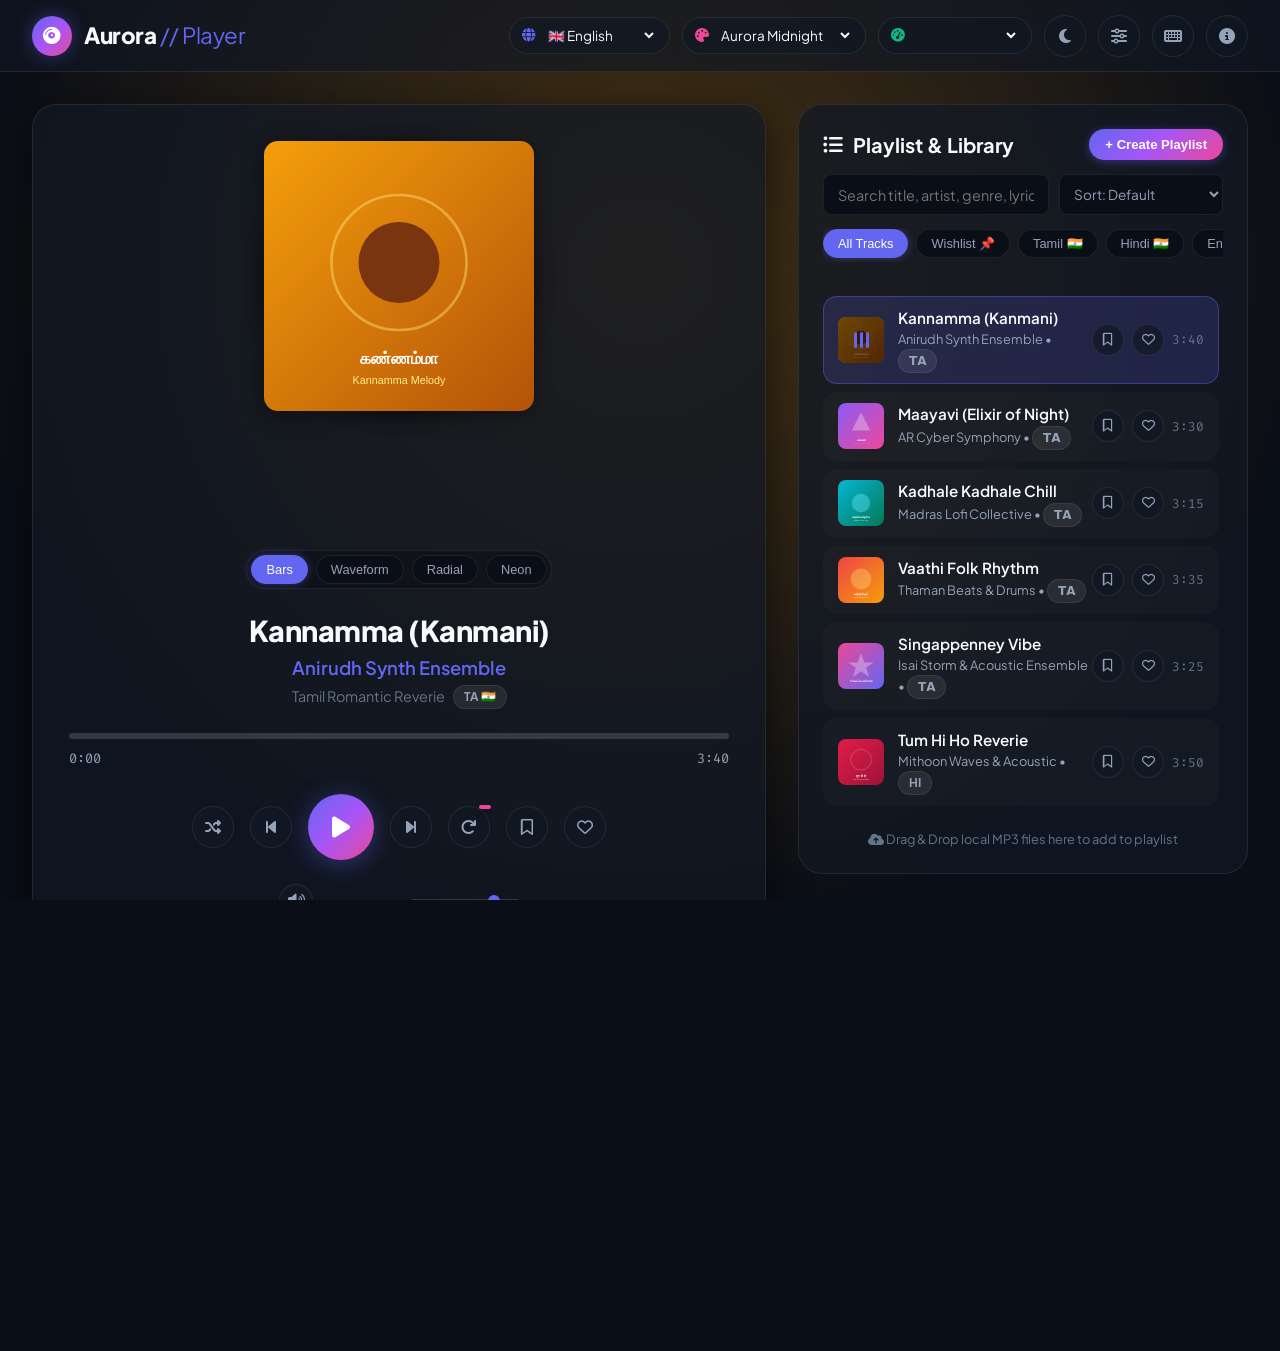
<file: task 4 -music/index.html>
<!DOCTYPE html>
<html lang="en" data-theme="aurora">
<head>
  <meta charset="UTF-8">
  <meta name="viewport" content="width=device-width, initial-scale=1.0">
  
  <!-- Primary Meta Tags -->
  <title>Aurora — Streaming Music Player Web App</title>
  <meta name="title" content="Aurora — Streaming Music Player Web App">
  <meta name="description" content="A production-grade, Spotify-inspired web music player with multi-language support (Tamil, Hindi, English), Wishlist, dual-language lyrics translation, Web Audio equalizer, custom themes, and canvas visualizer.">
  
  <!-- PWA & Favicon -->
  <link rel="manifest" href="manifest.json">
  <meta name="theme-color" content="#6366f1">
  <link rel="icon" type="image/svg+xml" href="data:image/svg+xml,<svg xmlns=%22http://www.w3.org/2000/svg%22 viewBox=%220 0 100 100%22><text y=%22.9em%22 font-size=%2290%22>🎧</text></svg>">

  <!-- Fonts & Icons -->
  <link rel="preconnect" href="https://fonts.googleapis.com">
  <link rel="preconnect" href="https://fonts.gstatic.com" crossorigin>
  <link href="https://fonts.googleapis.com/css2?family=Fira+Code:wght@400;600&family=Plus+Jakarta+Sans:wght@400;500;600;700;800&display=swap" rel="stylesheet">
  <link rel="stylesheet" href="https://cdnjs.cloudflare.com/ajax/libs/font-awesome/6.4.0/css/all.min.css">

  <!-- Main Stylesheet -->
  <link rel="stylesheet" href="css/style.css">
</head>
<body>

  <!-- Dynamic Ambient Background Glow -->
  <div id="ambient-backdrop"></div>

  <!-- Toast Notification Container -->
  <div id="toast-container"></div>

  <div class="app-wrapper" id="app-container">

    <!-- HEADER NAVBAR -->
    <header class="app-header">
      <div class="brand-logo">
        <div class="brand-icon"><i class="fas fa-compact-disc"></i></div>
        <span><span data-i18n="appName">Aurora</span> <span style="font-weight: 400; color: var(--accent-primary);" data-i18n="appSub">// Player</span></span>
      </div>

      <div class="header-controls-group">
        <!-- Language Switcher Dropdown -->
        <div class="header-select-wrapper" title="Switch UI Language">
          <i class="fas fa-globe" style="color: var(--accent-primary);"></i>
          <select id="header-lang-select" aria-label="Select Language">
            <option value="en">🇬🇧 English</option>
            <option value="ta">🇮🇳 தமிழ் (Tamil)</option>
            <option value="hi">🇮🇳 हिंदी (Hindi)</option>
            <option value="es">🇪🇸 Español</option>
          </select>
        </div>

        <!-- Theme Switcher Dropdown -->
        <div class="header-select-wrapper" title="Switch Visual Theme">
          <i class="fas fa-palette" style="color: var(--accent-pink);"></i>
          <select id="header-theme-select" aria-label="Select Theme">
            <option value="aurora" data-i18n="themeAurora">Aurora Midnight</option>
            <option value="cyberpunk" data-i18n="themeCyber">Cyber Neon</option>
            <option value="gold" data-i18n="themeGold">Tamil Temple Gold</option>
            <option value="emerald" data-i18n="themeEmerald">Emerald Oasis</option>
            <option value="ruby" data-i18n="themeRuby">Sunset Ruby</option>
          </select>
        </div>

        <!-- Playback Speed Dropdown -->
        <div class="header-select-wrapper" title="Playback Speed">
          <i class="fas fa-tachometer-alt" style="color: var(--accent-secondary);"></i>
          <select id="header-speed-select" aria-label="Select Playback Speed">
            <option value="0.5">0.5x</option>
            <option value="1.0" selected>1.0x (Normal)</option>
            <option value="1.25">1.25x</option>
            <option value="1.5">1.5x</option>
            <option value="2.0">2.0x</option>
          </select>
        </div>

        <!-- Sleep Timer Modal Trigger -->
        <button class="icon-btn" id="btn-sleep-modal" title="Sleep Timer" aria-label="Sleep Timer">
          <i class="fas fa-moon"></i>
          <span class="badge-indicator" id="sleep-timer-badge" style="display: none;"></span>
        </button>

        <!-- Equalizer Modal Trigger -->
        <button class="icon-btn" id="btn-eq-modal" title="Equalizer & Sound FX" aria-label="Open Equalizer">
          <i class="fas fa-sliders-h"></i>
        </button>

        <!-- Keyboard Shortcuts Trigger -->
        <button class="icon-btn" id="btn-shortcuts-modal" title="Keyboard Shortcuts (?)" aria-label="Keyboard Shortcuts">
          <i class="fas fa-keyboard"></i>
        </button>

        <!-- Music Credits Trigger -->
        <button class="icon-btn" id="btn-credits-modal" title="Music Credits & Licensing" aria-label="Music Credits">
          <i class="fas fa-info-circle"></i>
        </button>
      </div>
    </header>

    <!-- MAIN CONTENT GRID -->
    <main class="main-content">

      <!-- LEFT: PLAYER PANEL -->
      <section class="player-panel">
        
        <!-- Spinning Vinyl & Cover Container -->
        <div class="vinyl-container">
          <div class="vinyl-disc" id="vinyl-disc"></div>
          <img src="" alt="Album Cover" class="cover-art-img" id="cover-art-img">
        </div>

        <!-- Web Audio Canvas Visualizer -->
        <div class="visualizer-wrapper">
          <canvas id="visualizer-canvas"></canvas>
        </div>

        <!-- Visualizer Mode Switcher -->
        <div class="viz-switcher-bar">
          <button class="playlist-tab-btn viz-mode-btn active" data-mode="bars">Bars</button>
          <button class="playlist-tab-btn viz-mode-btn" data-mode="waveform">Waveform</button>
          <button class="playlist-tab-btn viz-mode-btn" data-mode="circle">Radial</button>
          <button class="playlist-tab-btn viz-mode-btn" data-mode="neon">Neon</button>
        </div>

        <!-- Song Metadata Info -->
        <div class="song-info-group">
          <h1 class="song-title" id="track-title">Loading Track...</h1>
          <div class="song-artist" id="track-artist">Artist</div>
          <div class="song-album">
            <span id="track-album">Album</span>
            <span class="lang-badge-pill" id="track-lang-pill">EN</span>
          </div>
        </div>

        <!-- Custom Seek Progress Bar -->
        <div class="progress-container">
          <div class="progress-bar-track" id="progress-bar-track">
            <div class="progress-bar-fill" id="progress-bar-fill"></div>
            <div class="progress-bar-handle" id="progress-bar-handle"></div>
          </div>
          <div class="time-stamps">
            <span id="current-time-text">0:00</span>
            <span id="total-duration-text">0:00</span>
          </div>
        </div>

        <!-- Player Audio Controls -->
        <div class="controls-row">
          <button class="icon-btn" id="btn-shuffle" title="Shuffle (S)" aria-label="Toggle Shuffle">
            <i class="fas fa-random"></i>
          </button>
          <button class="icon-btn" id="btn-prev" title="Previous (P)" aria-label="Previous Track">
            <i class="fas fa-step-backward"></i>
          </button>
          <button class="btn-play-pause" id="btn-play-pause" title="Play/Pause (Space)" aria-label="Play Music">
            <i class="fas fa-play"></i>
          </button>
          <button class="icon-btn" id="btn-next" title="Next (N)" aria-label="Next Track">
            <i class="fas fa-step-forward"></i>
          </button>
          <button class="icon-btn" id="btn-repeat" title="Repeat Mode (R)" aria-label="Toggle Repeat">
            <i class="fas fa-redo"></i>
            <span class="badge-indicator"></span>
          </button>
          <button class="icon-btn" id="btn-wishlist" title="Add to Wishlist (W)" aria-label="Wishlist Track">
            <i class="far fa-bookmark"></i>
          </button>
          <button class="icon-btn" id="btn-like" title="Like Track (L)" aria-label="Favorite Track">
            <i class="far fa-heart"></i>
          </button>
        </div>

        <!-- Volume Bar -->
        <div class="volume-group">
          <button class="icon-btn" id="btn-mute" style="width: 34px; height: 34px; font-size: 0.85rem;" title="Mute (M)" aria-label="Toggle Mute">
            <i class="fas fa-volume-up" id="volume-icon"></i>
          </button>
          <div class="volume-slider-wrapper">
            <div class="progress-bar-fill" id="volume-fill" style="width: 80%;"></div>
            <input type="range" class="volume-slider" id="volume-slider" min="0" max="100" value="80" aria-label="Volume Slider">
          </div>
        </div>

        <!-- Synced & Translated Lyrics Panel -->
        <div class="lyrics-panel">
          <div class="lyrics-header-row">
            <span class="lyrics-title-text"><i class="fas fa-language"></i> <span data-i18n="lyricsHeader">Synced Lyrics</span></span>
            <select class="lyric-mode-select" id="lyric-mode-select" title="Lyric Translation Mode">
              <option value="dual" data-i18n="lyricModeDual">Dual Subtitles</option>
              <option value="original" data-i18n="lyricModeOriginal">Original Script</option>
              <option value="trans" data-i18n="lyricModeTrans">Translation</option>
            </select>
          </div>
          <div id="lyrics-container">
            <!-- Lyrics rendered dynamically with dual language support -->
          </div>
        </div>

      </section>

      <!-- RIGHT: PLAYLIST & QUEUE PANEL -->
      <aside class="playlist-panel">
        <div class="playlist-header">
          <div class="playlist-title-row">
            <div class="playlist-title"><i class="fas fa-list-ul"></i> Playlist & Library</div>
            <button class="btn-create-playlist" id="btn-create-playlist-modal" data-i18n="createPlaylistBtn">+ Create Playlist</button>
          </div>
          
          <!-- Search & Sort Controls -->
          <div class="playlist-filter-bar">
            <input type="text" class="playlist-search-input" id="playlist-search-input" placeholder="Search title, artist, genre...">
            <select class="playlist-sort-select" id="playlist-sort-select">
              <option value="default" data-i18n="sortDefault">Sort: Default</option>
              <option value="title-asc" data-i18n="sortTitle">Title (A-Z)</option>
              <option value="artist-asc" data-i18n="sortArtist">Artist (A-Z)</option>
              <option value="duration-asc" data-i18n="sortDuration">Duration (Shortest)</option>
            </select>
          </div>

          <!-- Language & Wishlist Category Filter Tabs -->
          <div class="playlist-tabs">
            <button class="playlist-tab-btn active" data-category="all" data-i18n="tabAll">All Tracks</button>
            <button class="playlist-tab-btn" data-category="wishlist" data-i18n="tabWishlist">Wishlist 📌</button>
            <button class="playlist-tab-btn" data-category="ta" data-i18n="tabTamil">Tamil 🇮🇳</button>
            <button class="playlist-tab-btn" data-category="hi" data-i18n="tabHindi">Hindi 🇮🇳</button>
            <button class="playlist-tab-btn" data-category="en" data-i18n="tabEnglish">English 🇬🇧</button>
            <button class="playlist-tab-btn" data-category="liked" data-i18n="tabLiked">Liked Songs 💖</button>
          </div>
        </div>

        <!-- Playlist Items Container -->
        <div class="playlist-items-container" id="playlist-items-container">
          <!-- Rendered dynamically via js/ui.js -->
        </div>

        <div style="margin-top: 16px; font-size: 0.8rem; color: var(--text-muted); text-align: center;">
          <i class="fas fa-cloud-upload-alt"></i> <span data-i18n="dragDropHint">Drag & Drop local MP3 files here to add to playlist</span>
        </div>
      </aside>

    </main>

  </div>

  <!-- CREATE PLAYLIST MODAL -->
  <div class="modal-overlay" id="create-playlist-modal" aria-hidden="true">
    <div class="modal-container">
      <div class="modal-header">
        <h3 class="modal-title"><i class="fas fa-folder-plus text-gradient"></i> Create New Playlist</h3>
        <button class="icon-btn close-modal-btn" data-modal="create-playlist-modal" aria-label="Close Playlist Modal"><i class="fas fa-times"></i></button>
      </div>

      <p style="color: var(--text-secondary); margin-bottom: 16px; font-size: 0.9rem;">Enter a name for your custom playlist:</p>
      
      <input type="text" id="input-playlist-name" class="modal-input-field" placeholder="Playlist Name (e.g. Chill Vibes, Tamil Melodies)..." maxlength="40">
      
      <button class="btn-create-playlist" id="btn-confirm-create-playlist" style="width: 100%; justify-content: center; padding: 12px; font-size: 0.95rem;">
        <i class="fas fa-check"></i> Create Playlist
      </button>
    </div>
  </div>

  <!-- SLEEP TIMER MODAL -->
  <div class="modal-overlay" id="sleep-modal" aria-hidden="true">
    <div class="modal-container">
      <div class="modal-header">
        <h3 class="modal-title"><i class="fas fa-moon text-gradient"></i> <span data-i18n="sleepTimerTitle">Sleep Timer</span></h3>
        <button class="icon-btn close-modal-btn" data-modal="sleep-modal" aria-label="Close Sleep Timer"><i class="fas fa-times"></i></button>
      </div>

      <p style="color: var(--text-secondary); margin-bottom: 20px; font-size: 0.9rem;">Set a timer to automatically fade out and stop music playback.</p>

      <div style="display: grid; grid-template-columns: 1fr 1fr; gap: 12px;">
        <button class="timer-preset-btn" data-mins="15" data-i18n="sleepTimer15">15 Minutes</button>
        <button class="timer-preset-btn" data-mins="30" data-i18n="sleepTimer30">30 Minutes</button>
        <button class="timer-preset-btn" data-mins="45" data-i18n="sleepTimer45">45 Minutes</button>
        <button class="timer-preset-btn" data-mins="60" data-i18n="sleepTimer60">60 Minutes</button>
        <button class="timer-preset-btn" data-mins="0" style="grid-column: span 2; border-color: var(--accent-pink); color: var(--accent-pink);" data-i18n="sleepTimerOff">Turn Off Timer</button>
      </div>
    </div>
  </div>

  <!-- EQUALIZER MODAL -->
  <div class="modal-overlay" id="eq-modal" aria-hidden="true">
    <div class="modal-container">
      <div class="modal-header">
        <h3 class="modal-title"><i class="fas fa-sliders-h text-gradient"></i> <span data-i18n="equalizerTitle">3-Band Audio Equalizer</span></h3>
        <button class="icon-btn close-modal-btn" data-modal="eq-modal" aria-label="Close Equalizer"><i class="fas fa-times"></i></button>
      </div>

      <div style="margin-bottom: 20px;">
        <label style="font-size: 0.9rem; color: var(--text-secondary); display: block; margin-bottom: 8px;" data-i18n="eqPresetLabel">Equalizer Preset:</label>
        <select class="playlist-sort-select" id="eq-preset-select" style="width: 100%;">
          <option value="Flat" data-i18n="presetFlat">Flat (Default)</option>
          <option value="Bass Boost" data-i18n="presetBass">Bass Boost</option>
          <option value="Vocal Boost" data-i18n="presetVocal">Vocal Boost</option>
          <option value="Treble Boost" data-i18n="presetTreble">Treble Boost</option>
          <option value="Pop" data-i18n="presetPop">Pop</option>
          <option value="Rock" data-i18n="presetRock">Rock</option>
          <option value="Electronic" data-i18n="presetElectro">Electronic</option>
        </select>
      </div>

      <div class="eq-slider-group">
        <div class="eq-slider-item">
          <input type="range" class="eq-vertical-slider" id="eq-bass-slider" min="-12" max="12" value="0">
          <span style="font-weight: 600; font-size: 0.85rem;" data-i18n="eqBass">Bass</span>
        </div>
        <div class="eq-slider-item">
          <input type="range" class="eq-vertical-slider" id="eq-mid-slider" min="-12" max="12" value="0">
          <span style="font-weight: 600; font-size: 0.85rem;" data-i18n="eqMid">Mid</span>
        </div>
        <div class="eq-slider-item">
          <input type="range" class="eq-vertical-slider" id="eq-treble-slider" min="-12" max="12" value="0">
          <span style="font-weight: 600; font-size: 0.85rem;" data-i18n="eqTreble">Treble</span>
        </div>
      </div>
    </div>
  </div>

  <!-- KEYBOARD SHORTCUTS MODAL -->
  <div class="modal-overlay" id="shortcuts-modal" aria-hidden="true">
    <div class="modal-container">
      <div class="modal-header">
        <h3 class="modal-title"><i class="fas fa-keyboard text-gradient"></i> <span data-i18n="shortcutsTitle">Keyboard Shortcuts</span></h3>
        <button class="icon-btn close-modal-btn" data-modal="shortcuts-modal" aria-label="Close Shortcuts"><i class="fas fa-times"></i></button>
      </div>

      <div style="display: grid; grid-template-columns: 1fr 1fr; gap: 12px; font-size: 0.9rem;">
        <div><kbd class="cmd-key-badge" style="background: rgba(255,255,255,0.1); padding: 2px 6px; border-radius: 4px;">Space</kbd> Play / Pause</div>
        <div><kbd class="cmd-key-badge" style="background: rgba(255,255,255,0.1); padding: 2px 6px; border-radius: 4px;">N</kbd> Next Track</div>
        <div><kbd class="cmd-key-badge" style="background: rgba(255,255,255,0.1); padding: 2px 6px; border-radius: 4px;">P</kbd> Previous Track</div>
        <div><kbd class="cmd-key-badge" style="background: rgba(255,255,255,0.1); padding: 2px 6px; border-radius: 4px;">W</kbd> Add to Wishlist</div>
        <div><kbd class="cmd-key-badge" style="background: rgba(255,255,255,0.1); padding: 2px 6px; border-radius: 4px;">L</kbd> Like / Favorite</div>
        <div><kbd class="cmd-key-badge" style="background: rgba(255,255,255,0.1); padding: 2px 6px; border-radius: 4px;">M</kbd> Mute Volume</div>
        <div><kbd class="cmd-key-badge" style="background: rgba(255,255,255,0.1); padding: 2px 6px; border-radius: 4px;">S</kbd> Toggle Shuffle</div>
        <div><kbd class="cmd-key-badge" style="background: rgba(255,255,255,0.1); padding: 2px 6px; border-radius: 4px;">R</kbd> Toggle Repeat</div>
        <div><kbd class="cmd-key-badge" style="background: rgba(255,255,255,0.1); padding: 2px 6px; border-radius: 4px;">T</kbd> Cycle Themes</div>
        <div><kbd class="cmd-key-badge" style="background: rgba(255,255,255,0.1); padding: 2px 6px; border-radius: 4px;">G</kbd> Cycle Language</div>
      </div>
    </div>
  </div>

  <!-- CREDITS MODAL -->
  <div class="modal-overlay" id="credits-modal" aria-hidden="true">
    <div class="modal-container">
      <div class="modal-header">
        <h3 class="modal-title"><i class="fas fa-info-circle text-gradient"></i> <span data-i18n="creditsTitle">Music Credits & License</span></h3>
        <button class="icon-btn close-modal-btn" data-modal="credits-modal" aria-label="Close Credits"><i class="fas fa-times"></i></button>
      </div>

      <p style="color: var(--text-secondary); margin-bottom: 16px;" data-i18n="creditsText">All audio tracks in Aurora are royalty-free under Creative Commons or Pixabay Music licenses with dynamic Web Audio synthesis fallback.</p>
      
      <ul style="padding-left: 20px; color: var(--text-secondary); font-size: 0.9rem;">
        <li style="margin-bottom: 8px;"><strong>Pixabay Music:</strong> Royalty-free audio streams.</li>
        <li style="margin-bottom: 8px;"><strong>Web Audio API Synthesizer:</strong> Real-time zero-latency synth sound engine.</li>
      </ul>
    </div>
  </div>

  <!-- JavaScript Files -->
  <script src="js/data.js"></script>
  <script src="js/storage.js"></script>
  <script src="js/player.js"></script>
  <script src="js/visualizer.js"></script>
  <script src="js/playlist.js"></script>
  <script src="js/ui.js"></script>

  <script>
    document.addEventListener('DOMContentLoaded', () => {
      window.auroraUI = new UIController();

      // Modal Triggers
      document.getElementById('btn-eq-modal').addEventListener('click', () => {
        document.getElementById('eq-modal').classList.add('active');
      });
      document.getElementById('btn-shortcuts-modal').addEventListener('click', () => {
        document.getElementById('shortcuts-modal').classList.add('active');
      });
      document.getElementById('btn-credits-modal').addEventListener('click', () => {
        document.getElementById('credits-modal').classList.add('active');
      });

      document.querySelectorAll('.close-modal-btn').forEach(btn => {
        btn.addEventListener('click', (e) => {
          const modalId = btn.getAttribute('data-modal');
          if (modalId) document.getElementById(modalId).classList.remove('active');
        });
      });
    });
  </script>
</body>
</html>
</file>
<file: task 2 -calc/css/style.css>
/* ==========================================================================
   CalcPro - Smart Calculator Design System & Theme Engine
   ========================================================================== */

/* --------------------------------------------------------------------------
   1. Theme Variables & Custom Properties
   -------------------------------------------------------------------------- */
:root {
  /* Default Theme: Dark + Ocean */
  --bg-gradient-start: #0f172a;
  --bg-gradient-end: #1e293b;
  
  --calc-bg: rgba(30, 41, 59, 0.85);
  --calc-border: rgba(255, 255, 255, 0.12);
  --calc-shadow: 0 25px 50px -12px rgba(0, 0, 0, 0.5), 0 0 0 1px rgba(255, 255, 255, 0.05);

  --display-bg: rgba(15, 23, 42, 0.65);
  --display-text-primary: #f8fafc;
  --display-text-secondary: #94a3b8;
  --display-border: rgba(255, 255, 255, 0.08);

  /* Accent Color Tokens (Default: Ocean) */
  --accent-primary: #38bdf8;
  --accent-hover: #0284c7;
  --accent-gradient: linear-gradient(135deg, #38bdf8 0%, #2563eb 100%);
  --accent-glow: rgba(56, 189, 248, 0.3);
  --accent-text: #ffffff;

  /* Button Colors */
  --btn-num-bg: rgba(51, 65, 85, 0.6);
  --btn-num-hover: rgba(71, 85, 105, 0.8);
  --btn-num-text: #f8fafc;
  --btn-num-border: rgba(255, 255, 255, 0.06);

  --btn-op-bg: rgba(30, 41, 59, 0.9);
  --btn-op-hover: rgba(51, 65, 85, 0.9);
  --btn-op-text: var(--accent-primary);
  --btn-op-border: rgba(56, 189, 248, 0.2);

  --btn-func-bg: rgba(30, 41, 59, 0.8);
  --btn-func-hover: rgba(51, 65, 85, 0.9);
  --btn-func-text: #cbd5e1;

  --btn-danger-text: #f87171;
  --btn-danger-bg: rgba(239, 68, 68, 0.15);
  --btn-danger-hover: rgba(239, 68, 68, 0.3);

  --btn-equals-bg: var(--accent-gradient);
  --btn-equals-text: #ffffff;
  --btn-equals-shadow: 0 4px 14px 0 var(--accent-glow);

  /* Panel & Modals */
  --panel-bg: rgba(15, 23, 42, 0.95);
  --panel-border: rgba(255, 255, 255, 0.1);
  --toast-bg: #1e293b;
  --toast-text: #f8fafc;

  /* Fonts */
  --font-family: 'Inter', system-ui, -apple-system, BlinkMacSystemFont, 'Segoe UI', Roboto, sans-serif;
  --font-mono: 'JetBrains Mono', 'Fira Code', Consolas, monospace;

  /* Transitions */
  --transition-fast: 0.15s ease;
  --transition-normal: 0.3s cubic-bezier(0.4, 0, 0.2, 1);
  --transition-bounce: 0.4s cubic-bezier(0.34, 1.56, 0.64, 1);
}

/* --- LIGHT MODE OVERRIDES --- */
[data-theme="light"] {
  --bg-gradient-start: #e2e8f0;
  --bg-gradient-end: #cbd5e1;

  --calc-bg: rgba(255, 255, 255, 0.85);
  --calc-border: rgba(255, 255, 255, 0.6);
  --calc-shadow: 0 20px 40px -15px rgba(100, 116, 139, 0.3), 0 0 0 1px rgba(255, 255, 255, 0.8);

  --display-bg: rgba(241, 245, 249, 0.8);
  --display-text-primary: #0f172a;
  --display-text-secondary: #64748b;
  --display-border: rgba(203, 213, 225, 0.6);

  --btn-num-bg: rgba(255, 255, 255, 0.9);
  --btn-num-hover: #f1f5f9;
  --btn-num-text: #1e293b;
  --btn-num-border: rgba(203, 213, 225, 0.4);

  --btn-op-bg: rgba(241, 245, 249, 0.9);
  --btn-op-hover: #e2e8f0;
  --btn-op-text: var(--accent-hover);
  --btn-op-border: rgba(148, 163, 184, 0.3);

  --btn-func-bg: #e2e8f0;
  --btn-func-hover: #cbd5e1;
  --btn-func-text: #334155;

  --panel-bg: rgba(255, 255, 255, 0.95);
  --panel-border: rgba(203, 213, 225, 0.6);
  --toast-bg: #0f172a;
  --toast-text: #ffffff;
}

/* --- ACCENT COLOR THEMES --- */
[data-accent="ocean"] {
  --accent-primary: #38bdf8;
  --accent-hover: #0284c7;
  --accent-gradient: linear-gradient(135deg, #38bdf8 0%, #2563eb 100%);
  --accent-glow: rgba(56, 189, 248, 0.35);
}

[data-accent="sunset"] {
  --accent-primary: #fb7185;
  --accent-hover: #e11d48;
  --accent-gradient: linear-gradient(135deg, #fb7185 0%, #f97316 100%);
  --accent-glow: rgba(251, 113, 133, 0.35);
}

[data-accent="forest"] {
  --accent-primary: #34d399;
  --accent-hover: #059669;
  --accent-gradient: linear-gradient(135deg, #34d399 0%, #0d9488 100%);
  --accent-glow: rgba(52, 211, 153, 0.35);
}

[data-accent="neon"] {
  --accent-primary: #c084fc;
  --accent-hover: #9333ea;
  --accent-gradient: linear-gradient(135deg, #c084fc 0%, #06b6d4 100%);
  --accent-glow: rgba(192, 132, 252, 0.4);
}

/* --------------------------------------------------------------------------
   2. Reset & Base Styles
   -------------------------------------------------------------------------- */
*, *::before, *::after {
  box-sizing: border-box;
  margin: 0;
  padding: 0;
  user-select: none;
  -webkit-user-select: none;
  touch-action: manipulation;
}

body {
  font-family: var(--font-family);
  background: radial-gradient(circle at 50% 20%, var(--bg-gradient-start), var(--bg-gradient-end));
  min-height: 100vh;
  display: flex;
  justify-content: center;
  align-items: center;
  color: var(--display-text-primary);
  overflow-x: hidden;
  padding: 1rem;
  transition: background 0.4s ease;
}

button {
  font-family: inherit;
  border: none;
  outline: none;
  cursor: pointer;
  background: none;
  color: inherit;
  -webkit-tap-highlight-color: transparent;
}

button:focus-visible {
  outline: 2px solid var(--accent-primary);
  outline-offset: 2px;
}

/* --------------------------------------------------------------------------
   3. Main Layout Container
   -------------------------------------------------------------------------- */
.app-container {
  display: flex;
  gap: 1.5rem;
  max-width: 1050px;
  width: 100%;
  align-items: flex-start;
  justify-content: center;
  position: relative;
}

.calc-card {
  width: 100%;
  max-width: 440px;
  background: var(--calc-bg);
  backdrop-filter: blur(20px);
  -webkit-backdrop-filter: blur(20px);
  border: 1px solid var(--calc-border);
  border-radius: 28px;
  box-shadow: var(--calc-shadow);
  padding: 1.25rem;
  display: flex;
  flex-direction: column;
  gap: 1rem;
  position: relative;
  overflow: hidden;
  transition: max-width 0.3s ease, transform var(--transition-bounce);
}

.calc-card.expanded {
  max-width: 720px;
}

/* --------------------------------------------------------------------------
   4. Header Controls Bar (Tabs, Theme & Settings)
   -------------------------------------------------------------------------- */
.header-bar {
  display: flex;
  justify-content: space-between;
  align-items: center;
}

.nav-tabs {
  display: flex;
  background: rgba(0, 0, 0, 0.15);
  padding: 4px;
  border-radius: 12px;
  gap: 4px;
}

.tab-btn {
  padding: 6px 14px;
  font-size: 0.85rem;
  font-weight: 600;
  border-radius: 8px;
  color: var(--display-text-secondary);
  transition: all var(--transition-fast);
}

.tab-btn.active {
  background: var(--calc-bg);
  color: var(--accent-primary);
  box-shadow: 0 2px 8px rgba(0, 0, 0, 0.15);
}

.header-actions {
  display: flex;
  align-items: center;
  gap: 8px;
}

.icon-btn {
  width: 36px;
  height: 36px;
  border-radius: 10px;
  display: flex;
  align-items: center;
  justify-content: center;
  font-size: 1.1rem;
  color: var(--display-text-secondary);
  background: rgba(0, 0, 0, 0.1);
  transition: all var(--transition-fast);
}

.icon-btn:hover {
  background: var(--btn-num-hover);
  color: var(--display-text-primary);
  transform: translateY(-1px);
}

/* --------------------------------------------------------------------------
   5. Calculator Display Section
   -------------------------------------------------------------------------- */
.display-container {
  background: var(--display-bg);
  border: 1px solid var(--display-border);
  border-radius: 20px;
  padding: 1rem 1.25rem;
  display: flex;
  flex-direction: column;
  justify-content: space-between;
  min-height: 110px;
  position: relative;
  cursor: pointer;
  transition: border-color var(--transition-fast);
}

.display-container:hover {
  border-color: var(--accent-glow);
}

.display-header-info {
  display: flex;
  justify-content: space-between;
  align-items: center;
  font-size: 0.75rem;
  font-weight: 700;
  color: var(--accent-primary);
  min-height: 18px;
}

.indicators {
  display: flex;
  gap: 8px;
}

.indicator-badge {
  background: rgba(56, 189, 248, 0.15);
  padding: 2px 6px;
  border-radius: 4px;
  font-size: 0.7rem;
  letter-spacing: 0.5px;
}

.bracket-badge {
  color: #fbbf24;
  background: rgba(251, 191, 36, 0.15);
}

.expression-line {
  font-family: var(--font-mono);
  font-size: 1rem;
  color: var(--display-text-secondary);
  text-align: right;
  word-break: break-all;
  min-height: 24px;
  overflow-x: auto;
  white-space: nowrap;
  scrollbar-width: none;
}

.expression-line::-webkit-scrollbar {
  display: none;
}

.main-result-line {
  font-family: var(--font-mono);
  font-size: 2.25rem;
  font-weight: 700;
  color: var(--display-text-primary);
  text-align: right;
  white-space: nowrap;
  overflow: hidden;
  text-overflow: ellipsis;
  transition: font-size 0.15s ease;
}

.main-result-line.error {
  color: var(--btn-danger-text);
  font-size: 1.4rem !important;
}

/* --------------------------------------------------------------------------
   6. Keypads & Grid Layout
   -------------------------------------------------------------------------- */
.calculator-body {
  display: flex;
  gap: 1rem;
  width: 100%;
}

.scientific-panel {
  display: grid;
  grid-template-columns: repeat(3, 1fr);
  gap: 10px;
  width: 0;
  opacity: 0;
  overflow: hidden;
  pointer-events: none;
  transition: width 0.3s cubic-bezier(0.4, 0, 0.2, 1), opacity 0.25s ease;
}

.calc-card.expanded .scientific-panel {
  width: 240px;
  opacity: 1;
  pointer-events: auto;
}

.standard-keypad {
  display: flex;
  flex-direction: column;
  gap: 10px;
  flex: 1;
}

.memory-row {
  display: grid;
  grid-template-columns: repeat(5, 1fr);
  gap: 8px;
}

.main-keypad {
  display: grid;
  grid-template-columns: repeat(4, 1fr);
  gap: 10px;
}

/* --------------------------------------------------------------------------
   7. Button Styling & Animations
   -------------------------------------------------------------------------- */
.calc-btn {
  height: 54px;
  border-radius: 16px;
  font-size: 1.15rem;
  font-weight: 600;
  display: flex;
  align-items: center;
  justify-content: center;
  position: relative;
  overflow: hidden;
  transition: all var(--transition-fast);
  border: 1px solid transparent;
}

/* Button Variants */
.btn-num {
  background: var(--btn-num-bg);
  color: var(--btn-num-text);
  border-color: var(--btn-num-border);
}

.btn-num:hover {
  background: var(--btn-num-hover);
  transform: translateY(-1px);
}

.btn-op {
  background: var(--btn-op-bg);
  color: var(--btn-op-text);
  border-color: var(--btn-op-border);
  font-size: 1.3rem;
}

.btn-op:hover {
  background: var(--btn-op-hover);
  transform: translateY(-1px);
}

.btn-func {
  background: var(--btn-func-bg);
  color: var(--btn-func-text);
  font-size: 0.95rem;
}

.btn-func:hover {
  background: var(--btn-func-hover);
  transform: translateY(-1px);
}

.btn-mem {
  height: 38px;
  font-size: 0.8rem;
  font-weight: 700;
  border-radius: 10px;
  background: rgba(0, 0, 0, 0.15);
  color: var(--display-text-secondary);
}

.btn-mem:hover {
  color: var(--accent-primary);
  background: var(--btn-num-hover);
}

.btn-clear {
  color: var(--btn-danger-text);
  background: var(--btn-danger-bg);
}

.btn-clear:hover {
  background: var(--btn-danger-hover);
}

.btn-equals {
  background: var(--btn-equals-bg);
  color: var(--btn-equals-text);
  box-shadow: var(--btn-equals-shadow);
  font-size: 1.5rem;
}

.btn-equals:hover {
  filter: brightness(1.1);
  transform: translateY(-1px);
}

/* Button Active / Pressed State */
.calc-btn:active,
.calc-btn.btn-pressed {
  transform: scale(0.95) !important;
  box-shadow: inset 0 2px 4px rgba(0, 0, 0, 0.2);
}

/* Ripple Effect */
.ripple {
  position: absolute;
  border-radius: 50%;
  transform: scale(0);
  animation: ripple-anim 0.5s linear;
  background: rgba(255, 255, 255, 0.35);
  pointer-events: none;
}

@keyframes ripple-anim {
  to {
    transform: scale(4);
    opacity: 0;
  }
}

/* --------------------------------------------------------------------------
   8. Converter Section Tab Content
   -------------------------------------------------------------------------- */
.converter-container {
  display: none;
  flex-direction: column;
  gap: 1.25rem;
  padding: 0.5rem 0;
}

.converter-container.active {
  display: flex;
}

.converter-group {
  display: flex;
  flex-direction: column;
  gap: 6px;
}

.converter-label {
  font-size: 0.8rem;
  font-weight: 600;
  color: var(--display-text-secondary);
  text-transform: uppercase;
  letter-spacing: 0.5px;
}

.converter-select,
.converter-input {
  width: 100%;
  padding: 12px 16px;
  border-radius: 14px;
  background: var(--display-bg);
  border: 1px solid var(--display-border);
  color: var(--display-text-primary);
  font-family: var(--font-mono);
  font-size: 1.1rem;
  outline: none;
}

.converter-select option {
  background: var(--toast-bg);
  color: var(--toast-text);
}

.converter-input:focus,
.converter-select:focus {
  border-color: var(--accent-primary);
}

.converter-swap-btn {
  align-self: center;
  width: 42px;
  height: 42px;
  border-radius: 50%;
  background: var(--btn-num-bg);
  color: var(--accent-primary);
  display: flex;
  align-items: center;
  justify-content: center;
  font-size: 1.2rem;
  transition: transform var(--transition-bounce);
}

.converter-swap-btn:hover {
  transform: rotate(180deg) scale(1.1);
  background: var(--btn-num-hover);
}

/* --------------------------------------------------------------------------
   9. History Slide-in Panel (Desktop & Mobile Sheet)
   -------------------------------------------------------------------------- */
.history-panel {
  width: 320px;
  background: var(--panel-bg);
  backdrop-filter: blur(20px);
  -webkit-backdrop-filter: blur(20px);
  border: 1px solid var(--panel-border);
  border-radius: 28px;
  padding: 1.25rem;
  display: flex;
  flex-direction: column;
  height: 520px;
  box-shadow: var(--calc-shadow);
  transition: all var(--transition-bounce);
}

.history-header {
  display: flex;
  justify-content: space-between;
  align-items: center;
  padding-bottom: 0.75rem;
  border-bottom: 1px solid var(--calc-border);
  margin-bottom: 0.75rem;
}

.history-title {
  font-size: 1rem;
  font-weight: 700;
  display: flex;
  align-items: center;
  gap: 8px;
}

.history-list {
  flex: 1;
  overflow-y: auto;
  display: flex;
  flex-direction: column;
  gap: 10px;
  padding-right: 4px;
}

.history-item {
  background: rgba(0, 0, 0, 0.15);
  border-radius: 14px;
  padding: 10px 12px;
  display: flex;
  flex-direction: column;
  gap: 4px;
  cursor: pointer;
  border: 1px solid transparent;
  transition: all var(--transition-fast);
}

.history-item:hover {
  border-color: var(--accent-glow);
  background: rgba(56, 189, 248, 0.08);
  transform: translateX(-2px);
}

.history-item-expr {
  font-family: var(--font-mono);
  font-size: 0.85rem;
  color: var(--display-text-secondary);
}

.history-item-res {
  font-family: var(--font-mono);
  font-size: 1.15rem;
  font-weight: 700;
  color: var(--accent-primary);
}

.history-item-time {
  font-size: 0.65rem;
  color: var(--display-text-secondary);
  align-self: flex-end;
}

.history-empty {
  margin: auto;
  text-align: center;
  color: var(--display-text-secondary);
  font-size: 0.9rem;
}

/* --------------------------------------------------------------------------
   10. Modals (Settings & Help) & Toast Notifications
   -------------------------------------------------------------------------- */
.modal-overlay {
  position: fixed;
  inset: 0;
  background: rgba(0, 0, 0, 0.6);
  backdrop-filter: blur(6px);
  display: flex;
  align-items: center;
  justify-content: center;
  z-index: 1000;
  opacity: 0;
  pointer-events: none;
  transition: opacity 0.25s ease;
  padding: 1rem;
}

.modal-overlay.active {
  opacity: 1;
  pointer-events: auto;
}

.modal-card {
  background: var(--panel-bg);
  border: 1px solid var(--panel-border);
  border-radius: 24px;
  width: 100%;
  max-width: 420px;
  padding: 1.5rem;
  display: flex;
  flex-direction: column;
  gap: 1.25rem;
  box-shadow: var(--calc-shadow);
  transform: scale(0.9);
  transition: transform var(--transition-bounce);
}

.modal-overlay.active .modal-card {
  transform: scale(1);
}

.modal-header {
  display: flex;
  justify-content: space-between;
  align-items: center;
}

.modal-title {
  font-size: 1.2rem;
  font-weight: 700;
}

.setting-row {
  display: flex;
  justify-content: space-between;
  align-items: center;
  padding: 8px 0;
}

.setting-label {
  font-size: 0.95rem;
  font-weight: 500;
}

.accent-picker {
  display: flex;
  gap: 10px;
}

.accent-dot {
  width: 26px;
  height: 26px;
  border-radius: 50%;
  cursor: pointer;
  border: 2px solid transparent;
  transition: transform 0.2s ease;
}

.accent-dot:hover {
  transform: scale(1.15);
}

.accent-dot.selected {
  border-color: var(--display-text-primary);
  transform: scale(1.15);
}

/* Toast Notification */
.toast-notification {
  position: fixed;
  bottom: 24px;
  left: 50%;
  transform: translateX(-50%) translateY(100px);
  background: var(--toast-bg);
  color: var(--toast-text);
  padding: 10px 20px;
  border-radius: 30px;
  font-size: 0.9rem;
  font-weight: 600;
  box-shadow: 0 10px 25px rgba(0,0,0,0.3);
  opacity: 0;
  transition: all var(--transition-bounce);
  z-index: 2000;
  display: flex;
  align-items: center;
  gap: 8px;
}

.toast-notification.show {
  transform: translateX(-50%) translateY(0);
  opacity: 1;
}

/* --------------------------------------------------------------------------
   11. Media Queries & Responsive Layout
   -------------------------------------------------------------------------- */
@media (max-width: 820px) {
  .app-container {
    flex-direction: column;
    align-items: center;
  }

  .history-panel {
    width: 100%;
    max-width: 440px;
    height: 300px;
  }

  .calc-card.expanded {
    max-width: 440px;
  }

  .calculator-body {
    flex-direction: column;
  }

  .scientific-panel {
    width: 100% !important;
    max-height: 0;
    opacity: 0;
    transition: max-height 0.3s cubic-bezier(0.4, 0, 0.2, 1), opacity 0.25s ease;
  }

  .calc-card.expanded .scientific-panel {
    max-height: 240px;
    opacity: 1;
  }
}

@media (max-width: 480px) {
  body {
    padding: 0.5rem;
  }

  .calc-card {
    border-radius: 20px;
    padding: 1rem;
  }

  .calc-btn {
    height: 48px;
    font-size: 1rem;
    border-radius: 12px;
  }

  .main-result-line {
    font-size: 1.85rem;
  }
}

/* Reduced Motion */
@media (prefers-reduced-motion: reduce) {
  *, ::before, ::after {
    animation-duration: 0.01ms !important;
    animation-iteration-count: 1 !important;
    transition-duration: 0.01ms !important;
  }
}
</file>
<file: task 3 -portfolio/css/style.css>
/* ==========================================================================
   AASIJA PORTFOLIO - PRODUCTION-GRADE STYLESHEET
   Design Tokens, Glassmorphism, Responsive Grid, Modern Typography & Animations
   ========================================================================== */

/* --------------------------------------------------------------------------
   1. DESIGN TOKENS & VARIABLE ARCHITECTURE
   -------------------------------------------------------------------------- */
:root {
  /* Color Palette - Dark Theme (Default) */
  --bg-primary: #090d16;
  --bg-secondary: #0f172a;
  --bg-tertiary: #1e293b;
  --bg-card: rgba(15, 23, 42, 0.75);
  --bg-card-hover: rgba(30, 41, 59, 0.85);
  --bg-glass: rgba(15, 23, 42, 0.65);
  --bg-modal: rgba(15, 23, 42, 0.95);
  
  --text-primary: #f8fafc;
  --text-secondary: #94a3b8;
  --text-muted: #64748b;
  --text-inverted: #0f172a;
  
  /* Brand & Accent Colors */
  --accent-primary: #6366f1;       /* Indigo */
  --accent-primary-hover: #4f46e5;
  --accent-secondary: #10b981;     /* Emerald Teal */
  --accent-secondary-hover: #059669;
  --accent-tertiary: #ec4899;      /* Pink Rose */
  --accent-gradient: linear-gradient(135deg, #6366f1 0%, #a855f7 50%, #ec4899 100%);
  --accent-gradient-secondary: linear-gradient(135deg, #10b981 0%, #3b82f6 100%);
  --accent-glow: rgba(99, 102, 241, 0.35);
  
  /* UI Borders & Lines */
  --border-light: rgba(255, 255, 255, 0.08);
  --border-medium: rgba(255, 255, 255, 0.15);
  --border-accent: rgba(99, 102, 241, 0.4);
  
  /* Typography */
  --font-sans: 'Plus Jakarta Sans', system-ui, -apple-system, sans-serif;
  --font-mono: 'Fira Code', monospace;
  
  /* Shadows */
  --shadow-sm: 0 2px 8px rgba(0, 0, 0, 0.2);
  --shadow-md: 0 4px 20px rgba(0, 0, 0, 0.3);
  --shadow-lg: 0 10px 30px rgba(0, 0, 0, 0.4);
  --shadow-glow: 0 0 25px var(--accent-glow);
  
  /* Layout & Spacing */
  --container-max: 1240px;
  --nav-height: 76px;
  --radius-sm: 8px;
  --radius-md: 14px;
  --radius-lg: 24px;
  --radius-full: 9999px;
  
  /* Transitions */
  --transition-fast: 0.15s ease;
  --transition-normal: 0.3s cubic-bezier(0.16, 1, 0.3, 1);
  --transition-slow: 0.5s cubic-bezier(0.16, 1, 0.3, 1);
  
  /* Z-Indices */
  --z-canvas: 0;
  --z-content: 10;
  --z-header: 100;
  --z-drawer: 200;
  --z-modal: 300;
  --z-cursor: 9999;
}

/* Light Theme Variables Override */
[data-theme="light"] {
  --bg-primary: #f8fafc;
  --bg-secondary: #ffffff;
  --bg-tertiary: #f1f5f9;
  --bg-card: rgba(255, 255, 255, 0.85);
  --bg-card-hover: rgba(248, 250, 252, 0.95);
  --bg-glass: rgba(255, 255, 255, 0.8);
  --bg-modal: rgba(255, 255, 255, 0.98);
  
  --text-primary: #0f172a;
  --text-secondary: #475569;
  --text-muted: #64748b;
  --text-inverted: #ffffff;
  
  --border-light: rgba(15, 23, 42, 0.08);
  --border-medium: rgba(15, 23, 42, 0.15);
  --border-accent: rgba(79, 70, 229, 0.4);
  
  --shadow-sm: 0 2px 8px rgba(0, 0, 0, 0.05);
  --shadow-md: 0 4px 20px rgba(0, 0, 0, 0.08);
  --shadow-lg: 0 10px 30px rgba(0, 0, 0, 0.12);
  --shadow-glow: 0 0 20px rgba(99, 102, 241, 0.2);
}

/* --------------------------------------------------------------------------
   2. GLOBAL RESET & BASE STYLES
   -------------------------------------------------------------------------- */
*, *::before, *::after {
  box-sizing: border-box;
  margin: 0;
  padding: 0;
}

html {
  scroll-behavior: smooth;
  font-size: 16px;
  -webkit-text-size-adjust: 100%;
}

body {
  font-family: var(--font-sans);
  background-color: var(--bg-primary);
  color: var(--text-primary);
  line-height: 1.6;
  overflow-x: hidden;
  transition: background-color var(--transition-normal), color var(--transition-normal);
  position: relative;
}

/* Custom Scrollbar */
::-webkit-scrollbar {
  width: 10px;
}
::-webkit-scrollbar-track {
  background: var(--bg-primary);
}
::-webkit-scrollbar-thumb {
  background: var(--bg-tertiary);
  border-radius: 5px;
  border: 2px solid var(--bg-primary);
}
::-webkit-scrollbar-thumb:hover {
  background: var(--accent-primary);
}

/* Accessibility Focus States */
:focus-visible {
  outline: 2px solid var(--accent-primary);
  outline-offset: 4px;
}

/* Skip Link for Accessibility */
.skip-link {
  position: absolute;
  top: -100px;
  left: 20px;
  background: var(--accent-primary);
  color: #ffffff;
  padding: 12px 24px;
  border-radius: var(--radius-sm);
  z-index: 10000;
  font-weight: 600;
  transition: top var(--transition-fast);
}
.skip-link:focus {
  top: 20px;
}

/* Container Utility */
.container {
  width: 100%;
  max-width: var(--container-max);
  margin: 0 auto;
  padding: 0 24px;
}

/* Typography Utilities */
h1, h2, h3, h4, h5, h6 {
  color: var(--text-primary);
  font-weight: 700;
  line-height: 1.25;
}

a {
  color: inherit;
  text-decoration: none;
}

button, input, textarea, select {
  font-family: inherit;
  font-size: inherit;
}

.text-gradient {
  background: var(--accent-gradient);
  -webkit-background-clip: text;
  -webkit-text-fill-color: transparent;
  background-clip: text;
}

/* Section Header Styling */
.section {
  padding: 100px 0;
  position: relative;
}
@media (max-width: 768px) {
  .section {
    padding: 70px 0;
  }
}

.section-header {
  text-align: center;
  max-width: 680px;
  margin: 0 auto 60px auto;
}

.section-tag {
  display: inline-flex;
  align-items: center;
  gap: 8px;
  font-family: var(--font-mono);
  font-size: 0.875rem;
  text-transform: uppercase;
  letter-spacing: 1.5px;
  color: var(--accent-primary);
  background: rgba(99, 102, 241, 0.1);
  padding: 6px 16px;
  border-radius: var(--radius-full);
  border: 1px solid var(--border-accent);
  margin-bottom: 16px;
}

.section-title {
  font-size: 2.5rem;
  letter-spacing: -0.5px;
  margin-bottom: 16px;
}
@media (max-width: 768px) {
  .section-title {
    font-size: 2rem;
  }
}

.section-description {
  color: var(--text-secondary);
  font-size: 1.1rem;
}

/* --------------------------------------------------------------------------
   3. CUSTOM ANIMATED CURSOR (Desktop Only)
   -------------------------------------------------------------------------- */
.custom-cursor-dot,
.custom-cursor-ring {
  pointer-events: none;
  position: fixed;
  top: 0;
  left: 0;
  border-radius: 50%;
  z-index: var(--z-cursor);
  transition: opacity 0.3s ease, transform 0.15s ease-out;
  transform: translate(-50%, -50%);
}

.custom-cursor-dot {
  width: 8px;
  height: 8px;
  background-color: var(--accent-primary);
}

.custom-cursor-ring {
  width: 36px;
  height: 36px;
  border: 1.5px solid var(--accent-primary);
  opacity: 0.5;
  transition: width 0.2s ease, height 0.2s ease, border-color 0.2s ease;
}

body.cursor-hover .custom-cursor-ring {
  width: 54px;
  height: 54px;
  border-color: var(--accent-secondary);
  background: rgba(16, 185, 129, 0.08);
}

@media (max-width: 1024px), (pointer: coarse) {
  .custom-cursor-dot, .custom-cursor-ring {
    display: none !important;
  }
}

/* --------------------------------------------------------------------------
   4. PRELOADER & SCROLL PROGRESS BAR
   -------------------------------------------------------------------------- */
#preloader {
  position: fixed;
  inset: 0;
  background: var(--bg-primary);
  z-index: 10000;
  display: flex;
  flex-direction: column;
  align-items: center;
  justify-content: center;
  gap: 20px;
  transition: opacity 0.6s ease, visibility 0.6s ease;
}

#preloader.hidden {
  opacity: 0;
  visibility: hidden;
}

.loader-logo {
  font-size: 2.2rem;
  font-weight: 800;
  letter-spacing: -1px;
}

.loader-bar {
  width: 180px;
  height: 4px;
  background: var(--bg-tertiary);
  border-radius: 2px;
  overflow: hidden;
  position: relative;
}

.loader-progress {
  height: 100%;
  width: 0%;
  background: var(--accent-gradient);
  animation: loadProgress 1.5s ease-in-out forwards;
}

@keyframes loadProgress {
  0% { width: 0%; }
  50% { width: 65%; }
  100% { width: 100%; }
}

.scroll-progress-container {
  position: fixed;
  top: 0;
  left: 0;
  width: 100%;
  height: 3px;
  background: transparent;
  z-index: 101;
}

.scroll-progress-bar {
  height: 100%;
  width: 0%;
  background: var(--accent-gradient);
  transition: width 0.1s ease-out;
}

/* --------------------------------------------------------------------------
   5. NAVIGATION BAR & HEADER
   -------------------------------------------------------------------------- */
.navbar {
  position: fixed;
  top: 0;
  left: 0;
  width: 100%;
  height: var(--nav-height);
  z-index: var(--z-header);
  transition: background-color var(--transition-normal), backdrop-filter var(--transition-normal), border-color var(--transition-normal), box-shadow var(--transition-normal);
}

.navbar.scrolled {
  background-color: var(--bg-glass);
  backdrop-filter: blur(16px);
  -webkit-backdrop-filter: blur(16px);
  border-bottom: 1px solid var(--border-light);
  box-shadow: var(--shadow-sm);
}

.navbar-container {
  display: flex;
  align-items: center;
  justify-content: space-between;
  height: 100%;
}

.nav-brand {
  font-size: 1.5rem;
  font-weight: 800;
  letter-spacing: -0.5px;
  display: flex;
  align-items: center;
  gap: 8px;
}

.nav-brand-dot {
  width: 8px;
  height: 8px;
  background: var(--accent-primary);
  border-radius: 50%;
  display: inline-block;
}

.nav-links {
  display: flex;
  align-items: center;
  gap: 32px;
  list-style: none;
}

.nav-link {
  font-size: 0.95rem;
  font-weight: 500;
  color: var(--text-secondary);
  transition: color var(--transition-fast);
  position: relative;
  padding: 6px 0;
}

.nav-link:hover,
.nav-link.active {
  color: var(--text-primary);
}

.nav-link::after {
  content: '';
  position: absolute;
  bottom: 0;
  left: 0;
  width: 0%;
  height: 2px;
  background: var(--accent-gradient);
  transition: width var(--transition-normal);
  border-radius: 2px;
}

.nav-link:hover::after,
.nav-link.active::after {
  width: 100%;
}

.nav-actions {
  display: flex;
  align-items: center;
  gap: 16px;
}

/* Theme Toggle Button */
.theme-toggle-btn,
.cmd-palette-btn {
  background: var(--bg-tertiary);
  border: 1px solid var(--border-light);
  color: var(--text-primary);
  width: 42px;
  height: 42px;
  border-radius: var(--radius-full);
  display: flex;
  align-items: center;
  justify-content: center;
  cursor: pointer;
  transition: background var(--transition-fast), border-color var(--transition-fast), transform var(--transition-fast);
}

.theme-toggle-btn:hover,
.cmd-palette-btn:hover {
  border-color: var(--border-accent);
  transform: translateY(-2px);
}

.cmd-palette-btn {
  font-size: 0.85rem;
  padding: 0 14px;
  width: auto;
  gap: 8px;
  font-family: var(--font-mono);
}

.cmd-key-badge {
  background: var(--bg-primary);
  padding: 2px 6px;
  border-radius: 4px;
  font-size: 0.75rem;
  border: 1px solid var(--border-light);
}

/* Hamburger Menu Toggle */
.hamburger {
  display: none;
  background: none;
  border: none;
  cursor: pointer;
  padding: 8px;
  z-index: var(--z-drawer);
}

.hamburger-box {
  width: 26px;
  height: 18px;
  display: inline-block;
  position: relative;
}

.hamburger-inner,
.hamburger-inner::before,
.hamburger-inner::after {
  width: 26px;
  height: 2px;
  background-color: var(--text-primary);
  border-radius: 2px;
  position: absolute;
  transition: transform 0.22s cubic-bezier(0.55, 0.055, 0.675, 0.19);
}

.hamburger-inner {
  top: 50%;
  transform: translateY(-50%);
}

.hamburger-inner::before {
  content: '';
  top: -8px;
}

.hamburger-inner::after {
  content: '';
  bottom: -8px;
}

.hamburger.is-active .hamburger-inner {
  transform: rotate(225deg);
}
.hamburger.is-active .hamburger-inner::before {
  top: 0;
  opacity: 0;
}
.hamburger.is-active .hamburger-inner::after {
  bottom: 0;
  transform: rotate(-90deg);
}

/* Mobile Drawer Overlay */
.mobile-nav-drawer {
  position: fixed;
  top: 0;
  right: -100%;
  width: 85%;
  max-width: 360px;
  height: 100vh;
  background: var(--bg-modal);
  backdrop-filter: blur(20px);
  -webkit-backdrop-filter: blur(20px);
  z-index: var(--z-drawer);
  padding: 100px 32px 40px 32px;
  display: flex;
  flex-direction: column;
  justify-content: space-between;
  transition: right 0.4s cubic-bezier(0.16, 1, 0.3, 1);
  box-shadow: -10px 0 30px rgba(0,0,0,0.5);
  border-left: 1px solid var(--border-light);
}

.mobile-nav-drawer.open {
  right: 0;
}

.mobile-nav-backdrop {
  position: fixed;
  inset: 0;
  background: rgba(0, 0, 0, 0.6);
  backdrop-filter: blur(4px);
  z-index: calc(var(--z-drawer) - 1);
  opacity: 0;
  visibility: hidden;
  transition: opacity 0.3s ease, visibility 0.3s ease;
}

.mobile-nav-backdrop.open {
  opacity: 1;
  visibility: visible;
}

.mobile-nav-links {
  list-style: none;
  display: flex;
  flex-direction: column;
  gap: 24px;
}

.mobile-nav-link {
  font-size: 1.25rem;
  font-weight: 600;
  color: var(--text-secondary);
  transition: color var(--transition-fast);
}

.mobile-nav-link.active,
.mobile-nav-link:hover {
  color: var(--accent-primary);
}

@media (max-width: 992px) {
  .nav-links {
    display: none;
  }
  .hamburger {
    display: block;
  }
}

/* --------------------------------------------------------------------------
   6. HERO SECTION
   -------------------------------------------------------------------------- */
.hero {
  min-height: 100vh;
  padding-top: calc(var(--nav-height) + 40px);
  padding-bottom: 60px;
  display: flex;
  align-items: center;
  position: relative;
  overflow: hidden;
}

#hero-canvas {
  position: absolute;
  top: 0;
  left: 0;
  width: 100%;
  height: 100%;
  z-index: var(--z-canvas);
  pointer-events: none;
}

.hero-grid {
  display: grid;
  grid-template-columns: 1.2fr 0.8fr;
  align-items: center;
  gap: 60px;
  position: relative;
  z-index: var(--z-content);
}

@media (max-width: 992px) {
  .hero-grid {
    grid-template-columns: 1fr;
    text-align: center;
    gap: 40px;
  }
}

.hero-badge {
  display: inline-flex;
  align-items: center;
  gap: 10px;
  background: var(--bg-card);
  border: 1px solid var(--border-medium);
  padding: 8px 18px;
  border-radius: var(--radius-full);
  font-size: 0.875rem;
  font-weight: 600;
  margin-bottom: 24px;
  box-shadow: var(--shadow-sm);
}

.pulsing-dot {
  width: 10px;
  height: 10px;
  background-color: var(--accent-secondary);
  border-radius: 50%;
  position: relative;
}

.pulsing-dot::after {
  content: '';
  position: absolute;
  inset: -4px;
  border-radius: 50%;
  background-color: var(--accent-secondary);
  opacity: 0.6;
  animation: pulse 2s infinite;
}

@keyframes pulse {
  0% { transform: scale(1); opacity: 0.8; }
  100% { transform: scale(2.2); opacity: 0; }
}

.hero-title {
  font-size: 3.5rem;
  letter-spacing: -1.5px;
  line-height: 1.1;
  margin-bottom: 20px;
}
@media (max-width: 1200px) {
  .hero-title { font-size: 3rem; }
}
@media (max-width: 768px) {
  .hero-title { font-size: 2.25rem; }
}

.hero-typing-wrapper {
  min-height: 1.2em;
  color: var(--accent-primary);
  font-family: var(--font-mono);
  display: inline-block;
  border-right: 3px solid var(--accent-primary);
  animation: blinkCursor 0.75s step-end infinite;
}

@keyframes blinkCursor {
  from, to { border-color: transparent; }
  50% { border-color: var(--accent-primary); }
}

.hero-subtitle {
  font-size: 1.25rem;
  color: var(--text-secondary);
  max-width: 580px;
  margin-bottom: 36px;
}
@media (max-width: 992px) {
  .hero-subtitle {
    margin-left: auto;
    margin-right: auto;
  }
}

.hero-ctas {
  display: flex;
  align-items: center;
  gap: 16px;
  flex-wrap: wrap;
  margin-bottom: 40px;
}

@media (max-width: 992px) {
  .hero-ctas {
    justify-content: center;
  }
}

/* Button Components */
.btn {
  display: inline-flex;
  align-items: center;
  justify-content: center;
  gap: 10px;
  padding: 14px 28px;
  border-radius: var(--radius-full);
  font-size: 1rem;
  font-weight: 600;
  cursor: pointer;
  transition: transform var(--transition-fast), box-shadow var(--transition-fast), background var(--transition-fast), border-color var(--transition-fast);
  border: 1px solid transparent;
  position: relative;
  overflow: hidden;
}

.btn-primary {
  background: var(--accent-gradient);
  color: #ffffff;
  box-shadow: 0 4px 20px var(--accent-glow);
}
.btn-primary:hover {
  transform: translateY(-3px);
  box-shadow: 0 8px 30px var(--accent-glow);
}

.btn-secondary {
  background: var(--bg-tertiary);
  border-color: var(--border-medium);
  color: var(--text-primary);
}
.btn-secondary:hover {
  background: var(--bg-card-hover);
  border-color: var(--accent-primary);
  transform: translateY(-3px);
}

.btn-outline {
  background: transparent;
  border-color: var(--border-accent);
  color: var(--accent-primary);
}
.btn-outline:hover {
  background: rgba(99, 102, 241, 0.1);
  transform: translateY(-3px);
}

.hero-socials {
  display: flex;
  align-items: center;
  gap: 16px;
}
@media (max-width: 992px) {
  .hero-socials { justify-content: center; }
}

.social-icon-btn {
  width: 44px;
  height: 44px;
  border-radius: 50%;
  background: var(--bg-card);
  border: 1px solid var(--border-light);
  color: var(--text-secondary);
  display: flex;
  align-items: center;
  justify-content: center;
  font-size: 1.1rem;
  transition: color var(--transition-fast), border-color var(--transition-fast), transform var(--transition-fast), background var(--transition-fast);
}

.social-icon-btn:hover {
  color: var(--accent-primary);
  border-color: var(--accent-primary);
  background: var(--bg-tertiary);
  transform: translateY(-4px);
}

/* Hero Visual & Profile Frame */
.hero-visual {
  display: flex;
  justify-content: center;
  position: relative;
}

.profile-card-wrapper {
  position: relative;
  width: 340px;
  height: 400px;
  border-radius: var(--radius-lg);
  padding: 12px;
  background: var(--bg-glass);
  backdrop-filter: blur(12px);
  border: 1px solid var(--border-medium);
  box-shadow: var(--shadow-lg);
}

.profile-card-inner {
  width: 100%;
  height: 100%;
  border-radius: calc(var(--radius-lg) - 8px);
  overflow: hidden;
  position: relative;
  background: var(--bg-tertiary);
  display: flex;
  align-items: center;
  justify-content: center;
}

.profile-avatar-svg,
.profile-avatar-img {
  width: 100%;
  height: 100%;
  object-fit: cover;
  object-position: center 20%;
  display: block;
  transition: transform 0.5s cubic-bezier(0.16, 1, 0.3, 1);
}

.profile-card-wrapper:hover .profile-avatar-img {
  transform: scale(1.05);
}

.profile-glow-ring {
  position: absolute;
  inset: -20px;
  background: var(--accent-gradient);
  border-radius: 50%;
  filter: blur(40px);
  opacity: 0.25;
  z-index: -1;
  animation: glowRotate 8s linear infinite;
}

@keyframes glowRotate {
  0% { transform: rotate(0deg); }
  100% { transform: rotate(360deg); }
}

/* Floating Tech Badges */
.floating-badge {
  position: absolute;
  background: var(--bg-card);
  border: 1px solid var(--border-medium);
  backdrop-filter: blur(10px);
  padding: 10px 16px;
  border-radius: var(--radius-full);
  display: flex;
  align-items: center;
  gap: 10px;
  font-size: 0.875rem;
  font-weight: 600;
  box-shadow: var(--shadow-md);
  animation: floatAnim 4s ease-in-out infinite alternate;
}

.floating-badge-1 { top: 30px; left: -30px; }
.floating-badge-2 { bottom: 30px; right: -30px; animation-delay: 2s; }

@keyframes floatAnim {
  0% { transform: translateY(0px); }
  100% { transform: translateY(-12px); }
}

/* --------------------------------------------------------------------------
   7. ABOUT SECTION & STATS
   -------------------------------------------------------------------------- */
.about-grid {
  display: grid;
  grid-template-columns: 1fr 1fr;
  gap: 50px;
  align-items: center;
}
@media (max-width: 992px) {
  .about-grid { grid-template-columns: 1fr; }
}

.about-bio {
  font-size: 1.1rem;
  color: var(--text-secondary);
  line-height: 1.8;
  margin-bottom: 30px;
}

.quick-facts-grid {
  display: grid;
  grid-template-columns: 1fr 1fr;
  gap: 20px;
}
@media (max-width: 576px) {
  .quick-facts-grid { grid-template-columns: 1fr; }
}

.fact-item {
  background: var(--bg-card);
  border: 1px solid var(--border-light);
  padding: 18px 20px;
  border-radius: var(--radius-md);
  transition: border-color var(--transition-normal);
}

.fact-item:hover {
  border-color: var(--border-accent);
}

.fact-label {
  font-size: 0.8rem;
  text-transform: uppercase;
  letter-spacing: 1px;
  color: var(--text-muted);
  margin-bottom: 6px;
}

.fact-value {
  font-weight: 700;
  color: var(--text-primary);
  font-size: 0.95rem;
}

/* Stats Counter Grid */
.stats-grid {
  display: grid;
  grid-template-columns: repeat(2, 1fr);
  gap: 24px;
}

.stat-card {
  background: var(--bg-card);
  border: 1px solid var(--border-light);
  padding: 30px 24px;
  border-radius: var(--radius-lg);
  text-align: center;
  transition: transform var(--transition-normal), border-color var(--transition-normal), box-shadow var(--transition-normal);
  position: relative;
  overflow: hidden;
}

.stat-card:hover {
  transform: translateY(-5px);
  border-color: var(--accent-primary);
  box-shadow: var(--shadow-glow);
}

.stat-number {
  font-size: 3rem;
  font-weight: 800;
  font-family: var(--font-mono);
  background: var(--accent-gradient);
  -webkit-background-clip: text;
  -webkit-text-fill-color: transparent;
  line-height: 1;
  margin-bottom: 10px;
}

.stat-label {
  color: var(--text-secondary);
  font-size: 0.95rem;
  font-weight: 500;
}

/* --------------------------------------------------------------------------
   8. SKILLS SECTION
   -------------------------------------------------------------------------- */
.skills-tab-nav {
  display: flex;
  justify-content: center;
  gap: 12px;
  margin-bottom: 40px;
  flex-wrap: wrap;
}

.tab-btn {
  background: var(--bg-card);
  border: 1px solid var(--border-light);
  color: var(--text-secondary);
  padding: 10px 22px;
  border-radius: var(--radius-full);
  font-size: 0.95rem;
  font-weight: 600;
  cursor: pointer;
  transition: all var(--transition-normal);
}

.tab-btn.active,
.tab-btn:hover {
  background: var(--accent-primary);
  color: #ffffff;
  border-color: var(--accent-primary);
  box-shadow: 0 4px 15px var(--accent-glow);
}

.skills-grid {
  display: grid;
  grid-template-columns: repeat(auto-fill, minmax(320px, 1fr));
  gap: 24px;
}

.skill-card {
  background: var(--bg-card);
  border: 1px solid var(--border-light);
  padding: 24px;
  border-radius: var(--radius-md);
  transition: transform var(--transition-normal), border-color var(--transition-normal);
}

.skill-card:hover {
  transform: translateY(-4px);
  border-color: var(--border-accent);
}

.skill-card-header {
  display: flex;
  align-items: center;
  justify-content: space-between;
  margin-bottom: 14px;
}

.skill-title-group {
  display: flex;
  align-items: center;
  gap: 12px;
}

.skill-icon {
  font-size: 1.5rem;
  width: 36px;
  height: 36px;
  display: flex;
  align-items: center;
  justify-content: center;
}

.skill-name {
  font-weight: 600;
  font-size: 1rem;
}

.skill-percentage {
  font-family: var(--font-mono);
  font-weight: 700;
  color: var(--accent-primary);
  font-size: 0.9rem;
}

.skill-bar-track {
  width: 100%;
  height: 8px;
  background: var(--bg-tertiary);
  border-radius: 4px;
  overflow: hidden;
}

.skill-bar-fill {
  height: 100%;
  width: 0%;
  border-radius: 4px;
  transition: width 1.2s cubic-bezier(0.16, 1, 0.3, 1);
}

/* --------------------------------------------------------------------------
   9. PROJECTS SECTION & FILTERING
   -------------------------------------------------------------------------- */
.projects-filter-nav {
  display: flex;
  justify-content: center;
  gap: 12px;
  margin-bottom: 40px;
  flex-wrap: wrap;
}

.filter-btn {
  background: var(--bg-card);
  border: 1px solid var(--border-light);
  color: var(--text-secondary);
  padding: 8px 20px;
  border-radius: var(--radius-full);
  font-size: 0.9rem;
  font-weight: 600;
  cursor: pointer;
  transition: all var(--transition-fast);
}

.filter-btn.active,
.filter-btn:hover {
  background: var(--accent-primary);
  color: #ffffff;
  border-color: var(--accent-primary);
}

.projects-grid {
  display: grid;
  grid-template-columns: repeat(auto-fill, minmax(360px, 1fr));
  gap: 30px;
}
@media (max-width: 576px) {
  .projects-grid { grid-template-columns: 1fr; }
}

.project-card {
  background: var(--bg-card);
  border: 1px solid var(--border-light);
  border-radius: var(--radius-lg);
  overflow: hidden;
  display: flex;
  flex-direction: column;
  transition: transform var(--transition-normal), border-color var(--transition-normal), box-shadow var(--transition-normal), opacity 0.4s ease;
  position: relative;
}

.project-card:hover {
  transform: translateY(-8px);
  border-color: var(--border-accent);
  box-shadow: var(--shadow-lg);
}

.project-thumbnail {
  width: 100%;
  height: 220px;
  position: relative;
  overflow: hidden;
  background-size: cover;
  background-position: center;
}

.project-thumbnail-canvas {
  width: 100%;
  height: 100%;
  display: block;
}

.project-card-badge {
  position: absolute;
  top: 16px;
  right: 16px;
  background: var(--bg-modal);
  border: 1px solid var(--border-light);
  padding: 4px 12px;
  border-radius: var(--radius-full);
  font-size: 0.75rem;
  font-weight: 700;
  text-transform: uppercase;
  letter-spacing: 0.5px;
  color: var(--accent-primary);
}

.project-content {
  padding: 24px;
  display: flex;
  flex-direction: column;
  flex-grow: 1;
}

.project-subtitle {
  font-size: 0.8rem;
  font-family: var(--font-mono);
  color: var(--accent-primary);
  margin-bottom: 6px;
}

.project-title {
  font-size: 1.35rem;
  margin-bottom: 12px;
}

.project-description {
  color: var(--text-secondary);
  font-size: 0.95rem;
  margin-bottom: 20px;
  flex-grow: 1;
}

.project-tags {
  display: flex;
  flex-wrap: wrap;
  gap: 8px;
  margin-bottom: 24px;
}

.tag-badge {
  background: var(--bg-tertiary);
  color: var(--text-secondary);
  font-size: 0.75rem;
  font-family: var(--font-mono);
  padding: 4px 10px;
  border-radius: var(--radius-sm);
  border: 1px solid var(--border-light);
}

.project-actions {
  display: flex;
  align-items: center;
  gap: 12px;
  margin-top: auto;
}

.btn-icon-text {
  font-size: 0.875rem;
  padding: 8px 16px;
}

/* --------------------------------------------------------------------------
   10. MODAL DIALOG (PROJECT DETAILS & COMMAND PALETTE)
   -------------------------------------------------------------------------- */
.modal-overlay {
  position: fixed;
  inset: 0;
  background: rgba(0, 0, 0, 0.75);
  backdrop-filter: blur(8px);
  z-index: var(--z-modal);
  display: flex;
  align-items: center;
  justify-content: center;
  padding: 24px;
  opacity: 0;
  visibility: hidden;
  transition: opacity 0.3s ease, visibility 0.3s ease;
}

.modal-overlay.active {
  opacity: 1;
  visibility: visible;
}

.modal-container {
  background: var(--bg-modal);
  border: 1px solid var(--border-medium);
  border-radius: var(--radius-lg);
  width: 100%;
  max-width: 800px;
  max-height: 90vh;
  overflow-y: auto;
  box-shadow: var(--shadow-lg);
  transform: scale(0.95);
  transition: transform 0.3s cubic-bezier(0.16, 1, 0.3, 1);
  position: relative;
}

.modal-overlay.active .modal-container {
  transform: scale(1);
}

.modal-header {
  padding: 24px 30px;
  border-bottom: 1px solid var(--border-light);
  display: flex;
  align-items: center;
  justify-content: space-between;
}

.modal-title {
  font-size: 1.5rem;
}

.modal-close-btn {
  background: var(--bg-tertiary);
  border: 1px solid var(--border-light);
  color: var(--text-secondary);
  width: 36px;
  height: 36px;
  border-radius: 50%;
  display: flex;
  align-items: center;
  justify-content: center;
  cursor: pointer;
  transition: color var(--transition-fast), background var(--transition-fast);
}

.modal-close-btn:hover {
  color: var(--text-primary);
  background: var(--accent-primary);
}

.modal-body {
  padding: 30px;
}

.modal-meta-grid {
  display: grid;
  grid-template-columns: repeat(auto-fit, minmax(200px, 1fr));
  gap: 16px;
  margin-bottom: 24px;
  background: var(--bg-tertiary);
  padding: 16px;
  border-radius: var(--radius-md);
}

.modal-meta-item span {
  display: block;
  font-size: 0.8rem;
  color: var(--text-muted);
  text-transform: uppercase;
}

.modal-meta-item strong {
  font-size: 0.95rem;
  color: var(--text-primary);
}

.modal-section-h4 {
  font-size: 1.1rem;
  margin: 20px 0 10px 0;
  color: var(--accent-primary);
}

.modal-features-list {
  padding-left: 20px;
  margin-bottom: 20px;
  color: var(--text-secondary);
}

.modal-features-list li {
  margin-bottom: 6px;
}

/* Command Palette Specifics */
.cmd-modal-container {
  max-width: 600px;
  padding: 0;
  overflow: hidden;
}

.cmd-search-input {
  width: 100%;
  padding: 20px 24px;
  background: transparent;
  border: none;
  border-bottom: 1px solid var(--border-light);
  color: var(--text-primary);
  font-size: 1.1rem;
}

.cmd-search-input:focus {
  outline: none;
}

.cmd-results-list {
  list-style: none;
  max-height: 360px;
  overflow-y: auto;
  padding: 12px;
}

.cmd-item {
  padding: 12px 16px;
  border-radius: var(--radius-sm);
  display: flex;
  align-items: center;
  justify-content: space-between;
  cursor: pointer;
  color: var(--text-secondary);
  transition: background var(--transition-fast), color var(--transition-fast);
}

.cmd-item.selected,
.cmd-item:hover {
  background: var(--accent-primary);
  color: #ffffff;
}

/* --------------------------------------------------------------------------
   11. EXPERIENCE & EDUCATION TIMELINE
   -------------------------------------------------------------------------- */
.timeline-container {
  position: relative;
  max-width: 860px;
  margin: 0 auto;
}

.timeline-container::before {
  content: '';
  position: absolute;
  top: 0;
  bottom: 0;
  left: 50%;
  width: 2px;
  background: var(--border-medium);
  transform: translateX(-50%);
}

@media (max-width: 768px) {
  .timeline-container::before {
    left: 24px;
  }
}

.timeline-item {
  margin-bottom: 40px;
  position: relative;
  width: 50%;
  padding-right: 40px;
}

.timeline-item:nth-child(even) {
  margin-left: 50%;
  padding-right: 0;
  padding-left: 40px;
}

@media (max-width: 768px) {
  .timeline-item,
  .timeline-item:nth-child(even) {
    width: 100%;
    margin-left: 0;
    padding-left: 60px;
    padding-right: 0;
  }
}

.timeline-dot {
  position: absolute;
  top: 20px;
  right: -10px;
  width: 20px;
  height: 20px;
  border-radius: 50%;
  background: var(--accent-primary);
  border: 4px solid var(--bg-primary);
  box-shadow: 0 0 10px var(--accent-glow);
  z-index: 2;
}

.timeline-item:nth-child(even) .timeline-dot {
  right: auto;
  left: -10px;
}

@media (max-width: 768px) {
  .timeline-dot,
  .timeline-item:nth-child(even) .timeline-dot {
    left: 15px;
  }
}

.timeline-card {
  background: var(--bg-card);
  border: 1px solid var(--border-light);
  padding: 28px;
  border-radius: var(--radius-lg);
  transition: transform var(--transition-normal), border-color var(--transition-normal);
}

.timeline-card:hover {
  transform: translateY(-4px);
  border-color: var(--border-accent);
}

.timeline-badge {
  display: inline-block;
  font-family: var(--font-mono);
  font-size: 0.8rem;
  color: var(--accent-primary);
  background: rgba(99, 102, 241, 0.1);
  padding: 4px 12px;
  border-radius: var(--radius-full);
  margin-bottom: 12px;
}

.timeline-title {
  font-size: 1.2rem;
  margin-bottom: 4px;
}

.timeline-org {
  color: var(--text-secondary);
  font-weight: 600;
  font-size: 0.95rem;
  margin-bottom: 12px;
}

.timeline-description {
  color: var(--text-secondary);
  font-size: 0.95rem;
  margin-bottom: 16px;
}

.timeline-highlights {
  list-style: none;
  color: var(--text-secondary);
  font-size: 0.9rem;
}

.timeline-highlights li {
  position: relative;
  padding-left: 16px;
  margin-bottom: 6px;
}

.timeline-highlights li::before {
  content: '•';
  position: absolute;
  left: 0;
  color: var(--accent-primary);
}

/* --------------------------------------------------------------------------
   12. SERVICES & TESTIMONIALS
   -------------------------------------------------------------------------- */
.services-grid {
  display: grid;
  grid-template-columns: repeat(auto-fit, minmax(260px, 1fr));
  gap: 24px;
}

.service-card {
  background: var(--bg-card);
  border: 1px solid var(--border-light);
  padding: 32px 24px;
  border-radius: var(--radius-lg);
  transition: transform var(--transition-normal), border-color var(--transition-normal);
}

.service-card:hover {
  transform: translateY(-6px);
  border-color: var(--accent-primary);
}

.service-icon {
  width: 54px;
  height: 54px;
  border-radius: var(--radius-md);
  background: rgba(99, 102, 241, 0.1);
  border: 1px solid var(--border-accent);
  color: var(--accent-primary);
  display: flex;
  align-items: center;
  justify-content: center;
  font-size: 1.5rem;
  margin-bottom: 20px;
}

.service-title {
  font-size: 1.2rem;
  margin-bottom: 12px;
}

.service-description {
  color: var(--text-secondary);
  font-size: 0.95rem;
}

/* Testimonials Carousel */
.testimonials-carousel {
  max-width: 760px;
  margin: 0 auto;
  position: relative;
}

.testimonial-card {
  background: var(--bg-card);
  border: 1px solid var(--border-light);
  padding: 40px;
  border-radius: var(--radius-lg);
  text-align: center;
  display: none;
}

.testimonial-card.active {
  display: block;
  animation: fadeIn 0.5s ease-in-out;
}

@keyframes fadeIn {
  from { opacity: 0; transform: translateY(10px); }
  to { opacity: 1; transform: translateY(0); }
}

.quote-icon {
  font-size: 2.5rem;
  color: var(--accent-primary);
  opacity: 0.4;
  margin-bottom: 20px;
}

.testimonial-quote {
  font-size: 1.15rem;
  font-style: italic;
  color: var(--text-primary);
  margin-bottom: 24px;
  line-height: 1.7;
}

.testimonial-author-group {
  display: flex;
  align-items: center;
  justify-content: center;
  gap: 14px;
}

.author-avatar {
  width: 48px;
  height: 48px;
  border-radius: 50%;
  background: var(--accent-gradient);
  display: flex;
  align-items: center;
  justify-content: center;
  color: #ffffff;
  font-weight: 700;
  font-size: 1rem;
}

.author-info {
  text-align: left;
}

.author-name {
  font-weight: 700;
  font-size: 1rem;
}

.author-role {
  font-size: 0.85rem;
  color: var(--text-secondary);
}

.carousel-controls {
  display: flex;
  align-items: center;
  justify-content: center;
  gap: 16px;
  margin-top: 24px;
}

.carousel-dot {
  width: 10px;
  height: 10px;
  border-radius: 50%;
  background: var(--bg-tertiary);
  cursor: pointer;
  transition: background var(--transition-fast), transform var(--transition-fast);
}

.carousel-dot.active {
  background: var(--accent-primary);
  transform: scale(1.3);
}

/* --------------------------------------------------------------------------
   13. RESUME SECTION
   -------------------------------------------------------------------------- */
.resume-box {
  background: var(--bg-card);
  border: 1px solid var(--border-light);
  border-radius: var(--radius-lg);
  padding: 40px;
  display: flex;
  align-items: center;
  justify-content: space-between;
  gap: 30px;
  flex-wrap: wrap;
}

.resume-info h3 {
  font-size: 1.6rem;
  margin-bottom: 8px;
}

.resume-info p {
  color: var(--text-secondary);
}

.resume-actions {
  display: flex;
  gap: 16px;
  flex-wrap: wrap;
}

/* --------------------------------------------------------------------------
   14. CONTACT SECTION
   -------------------------------------------------------------------------- */
.contact-grid {
  display: grid;
  grid-template-columns: 1fr 1.3fr;
  gap: 50px;
}
@media (max-width: 992px) {
  .contact-grid { grid-template-columns: 1fr; }
}

.contact-info-cards {
  display: flex;
  flex-direction: column;
  gap: 20px;
}

.contact-card {
  background: var(--bg-card);
  border: 1px solid var(--border-light);
  padding: 24px;
  border-radius: var(--radius-md);
  display: flex;
  align-items: center;
  gap: 20px;
  transition: transform var(--transition-normal), border-color var(--transition-normal);
}

.contact-card:hover {
  transform: translateY(-4px);
  border-color: var(--accent-primary);
}

.contact-icon {
  width: 50px;
  height: 50px;
  border-radius: 50%;
  background: rgba(99, 102, 241, 0.1);
  color: var(--accent-primary);
  display: flex;
  align-items: center;
  justify-content: center;
  font-size: 1.3rem;
  flex-shrink: 0;
}

.contact-details h4 {
  font-size: 1rem;
  margin-bottom: 4px;
}

.contact-details p {
  color: var(--text-secondary);
  font-size: 0.95rem;
}

.contact-form-wrapper {
  background: var(--bg-card);
  border: 1px solid var(--border-light);
  padding: 36px;
  border-radius: var(--radius-lg);
}

.contact-form {
  display: flex;
  flex-direction: column;
  gap: 20px;
}

.form-group {
  display: flex;
  flex-direction: column;
  gap: 8px;
}

.form-label {
  font-size: 0.9rem;
  font-weight: 600;
  color: var(--text-secondary);
}

.form-control {
  background: var(--bg-tertiary);
  border: 1px solid var(--border-light);
  border-radius: var(--radius-sm);
  padding: 14px 18px;
  color: var(--text-primary);
  transition: border-color var(--transition-fast), box-shadow var(--transition-fast);
}

.form-control:focus {
  outline: none;
  border-color: var(--accent-primary);
  box-shadow: 0 0 0 3px rgba(99, 102, 241, 0.2);
}

.form-control.invalid {
  border-color: #ef4444;
}

.form-error-text {
  font-size: 0.8rem;
  color: #ef4444;
  display: none;
}

.form-control.invalid + .form-error-text {
  display: block;
}

.form-alert {
  padding: 14px 18px;
  border-radius: var(--radius-sm);
  font-size: 0.95rem;
  display: none;
}

.form-alert.success {
  display: block;
  background: rgba(16, 185, 129, 0.15);
  border: 1px solid var(--accent-secondary);
  color: var(--accent-secondary);
}

/* --------------------------------------------------------------------------
   15. FOOTER & BACK TO TOP
   -------------------------------------------------------------------------- */
.footer {
  background: var(--bg-secondary);
  border-top: 1px solid var(--border-light);
  padding: 50px 0 30px 0;
}

.footer-grid {
  display: flex;
  align-items: center;
  justify-content: space-between;
  flex-wrap: wrap;
  gap: 20px;
  margin-bottom: 30px;
}

.footer-copy {
  color: var(--text-secondary);
  font-size: 0.9rem;
}

.back-to-top-btn {
  position: fixed;
  bottom: 30px;
  right: 30px;
  width: 48px;
  height: 48px;
  border-radius: 50%;
  background: var(--accent-primary);
  color: #ffffff;
  border: none;
  display: flex;
  align-items: center;
  justify-content: center;
  font-size: 1.2rem;
  cursor: pointer;
  z-index: 90;
  box-shadow: 0 4px 20px var(--accent-glow);
  opacity: 0;
  visibility: hidden;
  transition: opacity 0.3s ease, visibility 0.3s ease, transform var(--transition-fast);
}

.back-to-top-btn.visible {
  opacity: 1;
  visibility: visible;
}

.back-to-top-btn:hover {
  transform: translateY(-4px);
}

/* --------------------------------------------------------------------------
   16. GITHUB LIVE STATS CONTAINER
   -------------------------------------------------------------------------- */
.github-stats-container {
  margin-top: 50px;
  background: var(--bg-card);
  border: 1px solid var(--border-light);
  padding: 30px;
  border-radius: var(--radius-lg);
  text-align: center;
}

.github-repos-grid {
  display: grid;
  grid-template-columns: repeat(auto-fit, minmax(260px, 1fr));
  gap: 16px;
  margin-top: 20px;
  text-align: left;
}

.repo-card {
  background: var(--bg-tertiary);
  border: 1px solid var(--border-light);
  padding: 16px;
  border-radius: var(--radius-md);
  font-size: 0.9rem;
}

.repo-card h5 {
  color: var(--accent-primary);
  margin-bottom: 6px;
}

/* --------------------------------------------------------------------------
   17. PRINT RESUME STYLESHEET (@media print)
   -------------------------------------------------------------------------- */
@media print {
  body {
    background: #ffffff !important;
    color: #000000 !important;
  }
  
  .navbar, .hero-canvas, .custom-cursor-dot, .custom-cursor-ring,
  #preloader, .scroll-progress-container, .cmd-palette-btn,
  .theme-toggle-btn, .back-to-top-btn, .projects-filter-nav,
  .skills-tab-nav, .hero-socials, .hero-ctas, .contact-form-wrapper,
  .footer, .modal-overlay {
    display: none !important;
  }
  
  .section {
    padding: 20px 0 !important;
    page-break-inside: avoid;
  }
  
  .container {
    max-width: 100% !important;
    padding: 0 !important;
  }
  
  .resume-printable-area {
    display: block !important;
    color: #000000;
  }
}
</file>
<file: task 4 -music/css/style.css>
/* ==========================================================================
   AURORA MUSIC PLAYER - PREMIUM THEMED STYLESHEET
   Spotify / Apple Music Inspired Glassmorphism with Dynamic Themes, Wishlist & i18n
   ========================================================================== */

/* Theme Variables */
:root, [data-theme="aurora"] {
  --bg-primary: #0a0e17;
  --bg-secondary: #121824;
  --bg-card: rgba(18, 24, 36, 0.75);
  --bg-card-hover: rgba(30, 41, 59, 0.85);
  --bg-glass: rgba(18, 24, 36, 0.65);
  --bg-modal: rgba(10, 14, 23, 0.95);
  
  --text-primary: #f8fafc;
  --text-secondary: #94a3b8;
  --text-muted: #64748b;
  
  --accent-primary: #6366f1;       /* Aurora Indigo */
  --accent-primary-hover: #4f46e5;
  --accent-secondary: #10b981;     /* Emerald Teal */
  --accent-pink: #ec4899;          /* Magenta Rose */
  --accent-gold: #f59e0b;          /* Golden Gold */
  --accent-gradient: linear-gradient(135deg, #6366f1 0%, #a855f7 50%, #ec4899 100%);
  --accent-glow: rgba(99, 102, 241, 0.4);
  
  --border-light: rgba(255, 255, 255, 0.08);
  --border-medium: rgba(255, 255, 255, 0.15);
  --border-accent: rgba(99, 102, 241, 0.4);
}

/* Cyberpunk Neon Theme */
[data-theme="cyberpunk"] {
  --bg-primary: #05050d;
  --bg-secondary: #0d091a;
  --bg-card: rgba(18, 12, 36, 0.8);
  --bg-card-hover: rgba(35, 20, 65, 0.9);
  --bg-glass: rgba(13, 9, 26, 0.75);
  --bg-modal: rgba(8, 4, 18, 0.96);
  
  --text-primary: #ffffff;
  --text-secondary: #00f0ff;
  --text-muted: #8b5cf6;
  
  --accent-primary: #ff007f;
  --accent-primary-hover: #d9006c;
  --accent-secondary: #00f0ff;
  --accent-pink: #ff007f;
  --accent-gold: #ffb703;
  --accent-gradient: linear-gradient(135deg, #ff007f 0%, #7928ca 50%, #00f0ff 100%);
  --accent-glow: rgba(255, 0, 127, 0.5);
  
  --border-light: rgba(0, 240, 255, 0.15);
  --border-medium: rgba(255, 0, 127, 0.3);
  --border-accent: rgba(0, 240, 255, 0.5);
}

/* Tamil Temple Gold Theme */
[data-theme="gold"] {
  --bg-primary: #120b04;
  --bg-secondary: #1e1308;
  --bg-card: rgba(30, 19, 8, 0.8);
  --bg-card-hover: rgba(48, 30, 12, 0.9);
  --bg-glass: rgba(30, 19, 8, 0.7);
  --bg-modal: rgba(18, 11, 4, 0.96);
  
  --text-primary: #fffbeb;
  --text-secondary: #fef08a;
  --text-muted: #b45309;
  
  --accent-primary: #f59e0b;
  --accent-primary-hover: #d97706;
  --accent-secondary: #fbbf24;
  --accent-pink: #f43f5e;
  --accent-gold: #f59e0b;
  --accent-gradient: linear-gradient(135deg, #f59e0b 0%, #b45309 50%, #fef08a 100%);
  --accent-glow: rgba(245, 158, 11, 0.5);
  
  --border-light: rgba(250, 204, 21, 0.15);
  --border-medium: rgba(245, 158, 11, 0.3);
  --border-accent: rgba(251, 191, 36, 0.5);
}

/* Emerald Oasis Theme */
[data-theme="emerald"] {
  --bg-primary: #041410;
  --bg-secondary: #08241c;
  --bg-card: rgba(8, 36, 28, 0.8);
  --bg-card-hover: rgba(14, 55, 43, 0.9);
  --bg-glass: rgba(8, 36, 28, 0.7);
  --bg-modal: rgba(4, 20, 16, 0.96);
  
  --text-primary: #ecfdf5;
  --text-secondary: #6ee7b7;
  --text-muted: #047857;
  
  --accent-primary: #10b981;
  --accent-primary-hover: #059669;
  --accent-secondary: #34d399;
  --accent-pink: #f43f5e;
  --accent-gold: #f59e0b;
  --accent-gradient: linear-gradient(135deg, #10b981 0%, #064e3b 50%, #34d399 100%);
  --accent-glow: rgba(16, 185, 129, 0.5);
  
  --border-light: rgba(52, 211, 153, 0.15);
  --border-medium: rgba(16, 185, 129, 0.3);
  --border-accent: rgba(52, 211, 153, 0.5);
}

/* Sunset Ruby Theme */
[data-theme="ruby"] {
  --bg-primary: #17070b;
  --bg-secondary: #270c14;
  --bg-card: rgba(39, 12, 20, 0.8);
  --bg-card-hover: rgba(60, 18, 30, 0.9);
  --bg-glass: rgba(39, 12, 20, 0.7);
  --bg-modal: rgba(23, 7, 11, 0.96);
  
  --text-primary: #fff1f2;
  --text-secondary: #fecdd3;
  --text-muted: #9f1239;
  
  --accent-primary: #ef4444;
  --accent-primary-hover: #dc2626;
  --accent-secondary: #f97316;
  --accent-pink: #f43f5e;
  --accent-gold: #fbbf24;
  --accent-gradient: linear-gradient(135deg, #ef4444 0%, #8b5cf6 50%, #f97316 100%);
  --accent-glow: rgba(239, 68, 68, 0.5);
  
  --border-light: rgba(254, 205, 211, 0.15);
  --border-medium: rgba(239, 68, 68, 0.3);
  --border-accent: rgba(249, 115, 22, 0.5);
}

/* Global Tokens */
:root {
  --font-sans: 'Plus Jakarta Sans', system-ui, -apple-system, sans-serif;
  --font-mono: 'Fira Code', monospace;
  
  --radius-sm: 8px;
  --radius-md: 14px;
  --radius-lg: 24px;
  --radius-full: 9999px;
  
  --shadow-sm: 0 2px 8px rgba(0, 0, 0, 0.3);
  --shadow-md: 0 4px 20px rgba(0, 0, 0, 0.4);
  --shadow-lg: 0 10px 40px rgba(0, 0, 0, 0.6);
  
  --transition-fast: 0.15s ease;
  --transition-normal: 0.3s cubic-bezier(0.16, 1, 0.3, 1);
  --transition-slow: 0.5s cubic-bezier(0.16, 1, 0.3, 1);
}

/* Base Reset */
*, *::before, *::after {
  box-sizing: border-box;
  margin: 0;
  padding: 0;
}

html, body {
  width: 100%;
  height: 100%;
  font-family: var(--font-sans);
  background-color: var(--bg-primary);
  color: var(--text-primary);
  overflow-x: hidden;
  line-height: 1.5;
  transition: background-color var(--transition-normal), color var(--transition-normal);
}

/* Scrollbar */
::-webkit-scrollbar {
  width: 8px;
  height: 8px;
}
::-webkit-scrollbar-track {
  background: var(--bg-primary);
}
::-webkit-scrollbar-thumb {
  background: var(--border-medium);
  border-radius: 4px;
}
::-webkit-scrollbar-thumb:hover {
  background: var(--accent-primary);
}

/* Dynamic Ambient Glow Backdrop */
#ambient-backdrop {
  position: fixed;
  inset: 0;
  background: radial-gradient(circle at 50% 30%, rgba(99, 102, 241, 0.25) 0%, var(--bg-primary) 75%);
  z-index: 0;
  pointer-events: none;
  transition: background var(--transition-slow);
}

/* Layout Container */
.app-wrapper {
  position: relative;
  z-index: 10;
  min-height: 100vh;
  display: flex;
  flex-direction: column;
}

/* Header Navbar */
.app-header {
  height: 72px;
  padding: 0 32px;
  display: flex;
  align-items: center;
  justify-content: space-between;
  border-bottom: 1px solid var(--border-light);
  background: var(--bg-glass);
  backdrop-filter: blur(18px);
  -webkit-backdrop-filter: blur(18px);
  position: sticky;
  top: 0;
  z-index: 100;
}

.brand-logo {
  display: flex;
  align-items: center;
  gap: 12px;
  font-size: 1.4rem;
  font-weight: 800;
  letter-spacing: -0.5px;
}

.brand-icon {
  width: 40px;
  height: 40px;
  border-radius: 50%;
  background: var(--accent-gradient);
  display: flex;
  align-items: center;
  justify-content: center;
  color: #ffffff;
  font-size: 1.1rem;
  box-shadow: 0 0 18px var(--accent-glow);
}

.header-controls-group {
  display: flex;
  align-items: center;
  gap: 12px;
}

.header-select-wrapper {
  display: flex;
  align-items: center;
  gap: 6px;
  background: var(--bg-card);
  border: 1px solid var(--border-light);
  border-radius: var(--radius-full);
  padding: 4px 12px;
  font-size: 0.85rem;
  color: var(--text-secondary);
  transition: border-color var(--transition-fast);
}

.header-select-wrapper:hover {
  border-color: var(--border-accent);
}

.header-select-wrapper select {
  background: transparent;
  border: none;
  color: var(--text-primary);
  font-size: 0.85rem;
  font-family: inherit;
  outline: none;
  cursor: pointer;
  padding: 4px 2px;
}

.header-select-wrapper select option {
  background: var(--bg-primary);
  color: var(--text-primary);
}

/* Icon Buttons */
.icon-btn {
  background: var(--bg-card);
  border: 1px solid var(--border-light);
  color: var(--text-secondary);
  width: 42px;
  height: 42px;
  border-radius: 50%;
  display: flex;
  align-items: center;
  justify-content: center;
  cursor: pointer;
  font-size: 1rem;
  transition: all var(--transition-fast);
  position: relative;
}

.icon-btn:hover {
  color: var(--text-primary);
  border-color: var(--border-accent);
  background: var(--bg-card-hover);
  transform: translateY(-2px);
}

.icon-btn.active {
  color: var(--accent-primary);
  border-color: var(--accent-primary);
  background: rgba(99, 102, 241, 0.18);
  box-shadow: 0 0 12px var(--accent-glow);
}

.badge-indicator {
  position: absolute;
  top: -2px;
  right: -2px;
  background: var(--accent-pink);
  color: #ffffff;
  font-size: 0.65rem;
  font-weight: 800;
  padding: 2px 6px;
  border-radius: var(--radius-full);
  box-shadow: 0 2px 6px rgba(0,0,0,0.4);
}

.liked {
  color: var(--accent-pink) !important;
}

.wishlisted {
  color: var(--accent-gold) !important;
}

/* Create Playlist Action Button */
.btn-create-playlist {
  background: var(--accent-gradient);
  border: none;
  color: #ffffff;
  padding: 8px 16px;
  border-radius: var(--radius-full);
  font-size: 0.82rem;
  font-weight: 700;
  cursor: pointer;
  display: flex;
  align-items: center;
  gap: 6px;
  box-shadow: 0 2px 10px var(--accent-glow);
  transition: transform var(--transition-fast);
  white-space: nowrap;
}

.btn-create-playlist:hover {
  transform: scale(1.05);
}

/* Main Grid Layout */
.main-content {
  flex: 1;
  display: grid;
  grid-template-columns: 1fr 450px;
  gap: 32px;
  padding: 32px;
  max-width: 1440px;
  margin: 0 auto;
  width: 100%;
}

@media (max-width: 1080px) {
  .main-content {
    grid-template-columns: 1fr;
    padding: 20px;
  }
}

/* Left: Player Panel */
.player-panel {
  background: var(--bg-card);
  border: 1px solid var(--border-light);
  border-radius: var(--radius-lg);
  padding: 36px;
  display: flex;
  flex-direction: column;
  align-items: center;
  justify-content: center;
  backdrop-filter: blur(20px);
  -webkit-backdrop-filter: blur(20px);
  box-shadow: var(--shadow-lg);
  position: relative;
  overflow: hidden;
}

/* Spinning Vinyl Container */
.vinyl-container {
  position: relative;
  width: 270px;
  height: 270px;
  margin-bottom: 24px;
}

@media (max-width: 576px) {
  .vinyl-container {
    width: 210px;
    height: 210px;
  }
}

.cover-art-img {
  width: 100%;
  height: 100%;
  border-radius: var(--radius-md);
  object-fit: cover;
  box-shadow: var(--shadow-md);
  position: relative;
  z-index: 2;
  transition: transform var(--transition-normal);
}

.vinyl-disc {
  position: absolute;
  top: 0;
  right: 0;
  width: 100%;
  height: 100%;
  border-radius: 50%;
  background: radial-gradient(circle, #000 25%, #1a1a1a 26%, #000 28%, #111 60%, #000 100%);
  z-index: 1;
  transition: transform 0.5s ease-out;
  box-shadow: var(--shadow-md);
}

.vinyl-disc.spinning {
  transform: translateX(45px);
  animation: spinVinyl 8s linear infinite;
}

@keyframes spinVinyl {
  0% { transform: translateX(45px) rotate(0deg); }
  100% { transform: translateX(45px) rotate(360deg); }
}

/* Visualizer Wrapper */
.visualizer-wrapper {
  width: 100%;
  height: 95px;
  margin-bottom: 20px;
  position: relative;
}

#visualizer-canvas {
  width: 100%;
  height: 100%;
  display: block;
}

/* Visualizer Style Switcher Bar */
.viz-switcher-bar {
  display: flex;
  gap: 8px;
  margin-bottom: 24px;
  background: rgba(0, 0, 0, 0.25);
  padding: 4px;
  border-radius: var(--radius-full);
  border: 1px solid var(--border-light);
}

/* Song Meta Information */
.song-info-group {
  text-align: center;
  margin-bottom: 24px;
}

.song-title {
  font-size: 1.8rem;
  font-weight: 800;
  letter-spacing: -0.5px;
  margin-bottom: 6px;
  line-height: 1.2;
}

.song-artist {
  color: var(--accent-primary);
  font-weight: 600;
  font-size: 1.15rem;
  margin-bottom: 4px;
}

.song-album {
  color: var(--text-muted);
  font-size: 0.9rem;
  display: flex;
  align-items: center;
  justify-content: center;
  gap: 8px;
}

.lang-badge-pill {
  display: inline-block;
  padding: 2px 10px;
  border-radius: var(--radius-full);
  font-size: 0.75rem;
  font-weight: 700;
  background: rgba(255, 255, 255, 0.08);
  border: 1px solid var(--border-light);
  color: var(--text-secondary);
  text-transform: uppercase;
}

/* Seek Bar Progress Controls */
.progress-container {
  width: 100%;
  margin-bottom: 24px;
}

.progress-bar-track {
  width: 100%;
  height: 6px;
  background: var(--border-medium);
  border-radius: 3px;
  position: relative;
  cursor: pointer;
  margin-bottom: 10px;
}

.progress-bar-fill {
  height: 100%;
  width: 0%;
  background: var(--accent-gradient);
  border-radius: 3px;
  position: relative;
}

.progress-bar-handle {
  width: 14px;
  height: 14px;
  border-radius: 50%;
  background: #ffffff;
  position: absolute;
  top: 50%;
  left: 0%;
  transform: translate(-50%, -50%);
  box-shadow: 0 0 10px var(--accent-glow);
  opacity: 0;
  transition: opacity var(--transition-fast);
}

.progress-bar-track:hover .progress-bar-handle {
  opacity: 1;
}

.time-stamps {
  display: flex;
  justify-content: space-between;
  font-family: var(--font-mono);
  font-size: 0.85rem;
  color: var(--text-secondary);
}

/* Main Controls Row */
.controls-row {
  display: flex;
  align-items: center;
  justify-content: center;
  gap: 16px;
  margin-bottom: 24px;
}

.btn-play-pause {
  width: 66px;
  height: 66px;
  border-radius: 50%;
  background: var(--accent-gradient);
  border: none;
  color: #ffffff;
  font-size: 1.5rem;
  display: flex;
  align-items: center;
  justify-content: center;
  cursor: pointer;
  box-shadow: 0 4px 25px var(--accent-glow);
  transition: transform var(--transition-fast), box-shadow var(--transition-fast);
}

.btn-play-pause:hover {
  transform: scale(1.08);
  box-shadow: 0 6px 35px var(--accent-glow);
}

/* Volume Bar */
.volume-group {
  display: flex;
  align-items: center;
  gap: 12px;
  width: 240px;
  margin-bottom: 24px;
}

.volume-slider-wrapper {
  flex: 1;
  position: relative;
  display: flex;
  align-items: center;
}

.volume-slider {
  width: 100%;
  height: 4px;
  -webkit-appearance: none;
  background: var(--border-medium);
  border-radius: 2px;
  outline: none;
  cursor: pointer;
}

.volume-slider::-webkit-slider-thumb {
  -webkit-appearance: none;
  width: 12px;
  height: 12px;
  border-radius: 50%;
  background: var(--accent-primary);
  cursor: pointer;
}

/* Synced Lyrics Container */
.lyrics-panel {
  background: var(--bg-card);
  border: 1px solid var(--border-light);
  border-radius: var(--radius-lg);
  padding: 24px;
  text-align: center;
  max-height: 340px;
  overflow-y: auto;
  width: 100%;
  position: relative;
}

.lyrics-header-row {
  display: flex;
  align-items: center;
  justify-content: space-between;
  margin-bottom: 16px;
  border-bottom: 1px solid var(--border-light);
  padding-bottom: 10px;
}

.lyrics-title-text {
  font-size: 0.85rem;
  text-transform: uppercase;
  color: var(--accent-primary);
  font-family: var(--font-mono);
  font-weight: 700;
  display: flex;
  align-items: center;
  gap: 8px;
}

.lyric-mode-select {
  background: var(--bg-primary);
  border: 1px solid var(--border-light);
  border-radius: var(--radius-sm);
  color: var(--text-secondary);
  font-size: 0.78rem;
  padding: 4px 8px;
  outline: none;
}

.lyric-line-box {
  margin-bottom: 16px;
  transition: all 0.3s ease;
}

.lyric-main-text {
  font-size: 1.15rem;
  color: var(--text-muted);
  font-weight: 500;
  transition: color 0.3s ease, transform 0.3s ease, font-size 0.3s ease;
}

.lyric-trans-text {
  font-size: 0.9rem;
  color: var(--text-muted);
  opacity: 0.75;
  margin-top: 2px;
  font-style: italic;
}

.lyric-line-box.active .lyric-main-text {
  color: var(--accent-primary);
  font-weight: 800;
  font-size: 1.35rem;
  transform: scale(1.04);
}

.lyric-line-box.active .lyric-trans-text {
  color: var(--text-primary);
  opacity: 1;
}

/* Playlist Panel */
.playlist-panel {
  background: var(--bg-card);
  border: 1px solid var(--border-light);
  border-radius: var(--radius-lg);
  padding: 24px;
  backdrop-filter: blur(20px);
  -webkit-backdrop-filter: blur(20px);
  display: flex;
  flex-direction: column;
  max-height: calc(100vh - 130px);
}

.playlist-header {
  margin-bottom: 18px;
}

.playlist-title-row {
  display: flex;
  align-items: center;
  justify-content: space-between;
  margin-bottom: 14px;
}

.playlist-title {
  font-size: 1.25rem;
  font-weight: 700;
  display: flex;
  align-items: center;
  gap: 10px;
}

.playlist-filter-bar {
  display: flex;
  gap: 10px;
  margin-bottom: 14px;
}

.playlist-search-input {
  flex: 1;
  background: var(--bg-primary);
  border: 1px solid var(--border-light);
  border-radius: var(--radius-sm);
  padding: 10px 14px;
  color: var(--text-primary);
  font-size: 0.9rem;
  font-family: inherit;
}

.playlist-search-input:focus {
  outline: none;
  border-color: var(--accent-primary);
}

.playlist-sort-select {
  background: var(--bg-primary);
  border: 1px solid var(--border-light);
  border-radius: var(--radius-sm);
  padding: 10px;
  color: var(--text-secondary);
  font-size: 0.85rem;
  font-family: inherit;
  outline: none;
}

/* Category Filter Scroll Tabs */
.playlist-tabs {
  display: flex;
  gap: 8px;
  margin-bottom: 16px;
  overflow-x: auto;
  padding-bottom: 4px;
}

.playlist-tab-btn {
  background: var(--bg-primary);
  border: 1px solid var(--border-light);
  color: var(--text-secondary);
  padding: 6px 14px;
  border-radius: var(--radius-full);
  font-size: 0.8rem;
  cursor: pointer;
  white-space: nowrap;
  transition: all var(--transition-fast);
}

.playlist-tab-btn:hover {
  border-color: var(--border-accent);
  color: var(--text-primary);
}

.playlist-tab-btn.active {
  background: var(--accent-primary);
  color: #ffffff;
  border-color: var(--accent-primary);
  box-shadow: 0 0 10px var(--accent-glow);
}

/* Playlist Track Items */
.playlist-items-container {
  flex: 1;
  overflow-y: auto;
  display: flex;
  flex-direction: column;
  gap: 8px;
  padding-right: 4px;
}

.playlist-item {
  display: flex;
  align-items: center;
  justify-content: space-between;
  padding: 10px 14px;
  border-radius: var(--radius-md);
  background: rgba(255, 255, 255, 0.02);
  border: 1px solid transparent;
  cursor: pointer;
  transition: all var(--transition-fast);
}

.playlist-item:hover {
  background: var(--bg-card-hover);
  border-color: var(--border-light);
}

.playlist-item.active {
  background: rgba(99, 102, 241, 0.18);
  border-color: var(--border-accent);
}

.playlist-item-left {
  display: flex;
  align-items: center;
  gap: 14px;
}

.playlist-item-cover-wrapper {
  position: relative;
  width: 46px;
  height: 46px;
  border-radius: 8px;
  overflow: hidden;
  flex-shrink: 0;
}

.playlist-item-cover {
  width: 100%;
  height: 100%;
  object-fit: cover;
}

.playing-eq-bars {
  position: absolute;
  inset: 0;
  background: rgba(0, 0, 0, 0.55);
  display: flex;
  align-items: center;
  justify-content: center;
  gap: 3px;
}

.playing-eq-bars span {
  width: 3px;
  height: 16px;
  background: var(--accent-primary);
  border-radius: 2px;
  animation: eqBarAnim 1s ease-in-out infinite alternate;
}

.playing-eq-bars span:nth-child(2) { animation-delay: 0.3s; }
.playing-eq-bars span:nth-child(3) { animation-delay: 0.6s; }

@keyframes eqBarAnim {
  0% { height: 4px; }
  100% { height: 18px; }
}

.playlist-item-info {
  display: flex;
  flex-direction: column;
}

.playlist-item-title {
  font-weight: 600;
  font-size: 0.95rem;
}

.playlist-item-artist {
  color: var(--text-secondary);
  font-size: 0.8rem;
}

.playlist-item-right {
  display: flex;
  align-items: center;
  gap: 8px;
}

.playlist-item-duration {
  font-family: var(--font-mono);
  font-size: 0.8rem;
  color: var(--text-muted);
}

/* Modals */
.modal-overlay {
  position: fixed;
  inset: 0;
  background: rgba(0, 0, 0, 0.82);
  backdrop-filter: blur(12px);
  z-index: 1000;
  display: flex;
  align-items: center;
  justify-content: center;
  padding: 20px;
  opacity: 0;
  visibility: hidden;
  transition: opacity 0.3s ease, visibility 0.3s ease;
}

.modal-overlay.active {
  opacity: 1;
  visibility: visible;
}

.modal-container {
  background: var(--bg-modal);
  border: 1px solid var(--border-medium);
  border-radius: var(--radius-lg);
  width: 100%;
  max-width: 540px;
  padding: 30px;
  box-shadow: var(--shadow-lg);
}

.modal-header {
  display: flex;
  align-items: center;
  justify-content: space-between;
  margin-bottom: 24px;
}

.modal-title {
  font-size: 1.4rem;
  font-weight: 700;
}

.modal-input-field {
  width: 100%;
  background: var(--bg-primary);
  border: 1px solid var(--border-medium);
  border-radius: var(--radius-sm);
  padding: 12px 16px;
  color: var(--text-primary);
  font-size: 1rem;
  outline: none;
  margin-bottom: 20px;
}

.modal-input-field:focus {
  border-color: var(--accent-primary);
}

.eq-slider-group {
  display: flex;
  justify-content: space-around;
  margin: 30px 0;
}

.eq-slider-item {
  display: flex;
  flex-direction: column;
  align-items: center;
  gap: 12px;
}

.eq-vertical-slider {
  writing-mode: bt-lr;
  -webkit-appearance: slider-vertical;
  width: 8px;
  height: 140px;
}

.timer-preset-btn {
  background: var(--bg-primary);
  border: 1px solid var(--border-light);
  color: var(--text-primary);
  padding: 10px 16px;
  border-radius: var(--radius-sm);
  cursor: pointer;
  transition: all var(--transition-fast);
}

.timer-preset-btn:hover {
  border-color: var(--accent-primary);
  background: var(--bg-card-hover);
}

/* Toast Container */
#toast-container {
  position: fixed;
  bottom: 30px;
  left: 30px;
  z-index: 9999;
  display: flex;
  flex-direction: column;
  gap: 10px;
}

.toast {
  background: var(--bg-modal);
  border: 1px solid var(--border-accent);
  color: var(--text-primary);
  padding: 12px 20px;
  border-radius: var(--radius-full);
  box-shadow: var(--shadow-md);
  display: flex;
  align-items: center;
  gap: 10px;
  font-size: 0.9rem;
  opacity: 0;
  transform: translateY(20px);
  transition: all 0.3s ease;
}

.toast.show {
  opacity: 1;
  transform: translateY(0);
}
</file>
